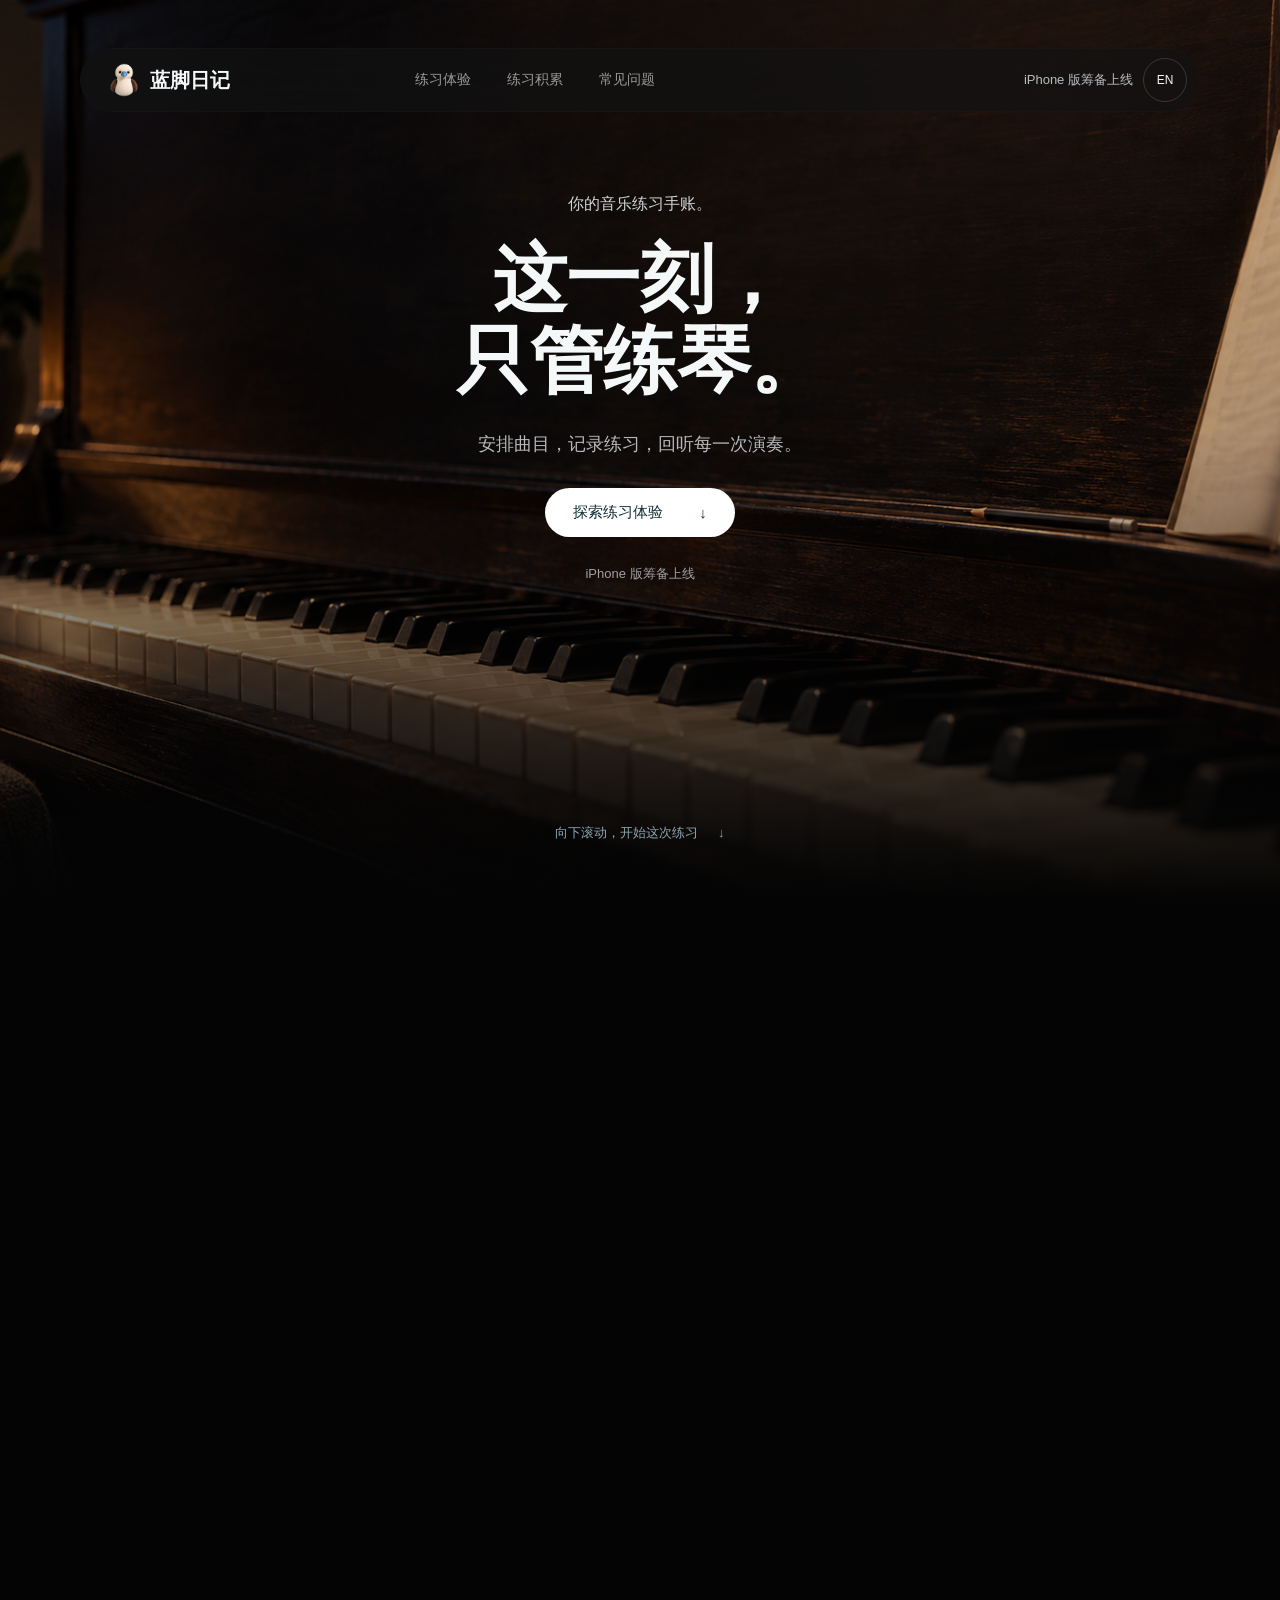
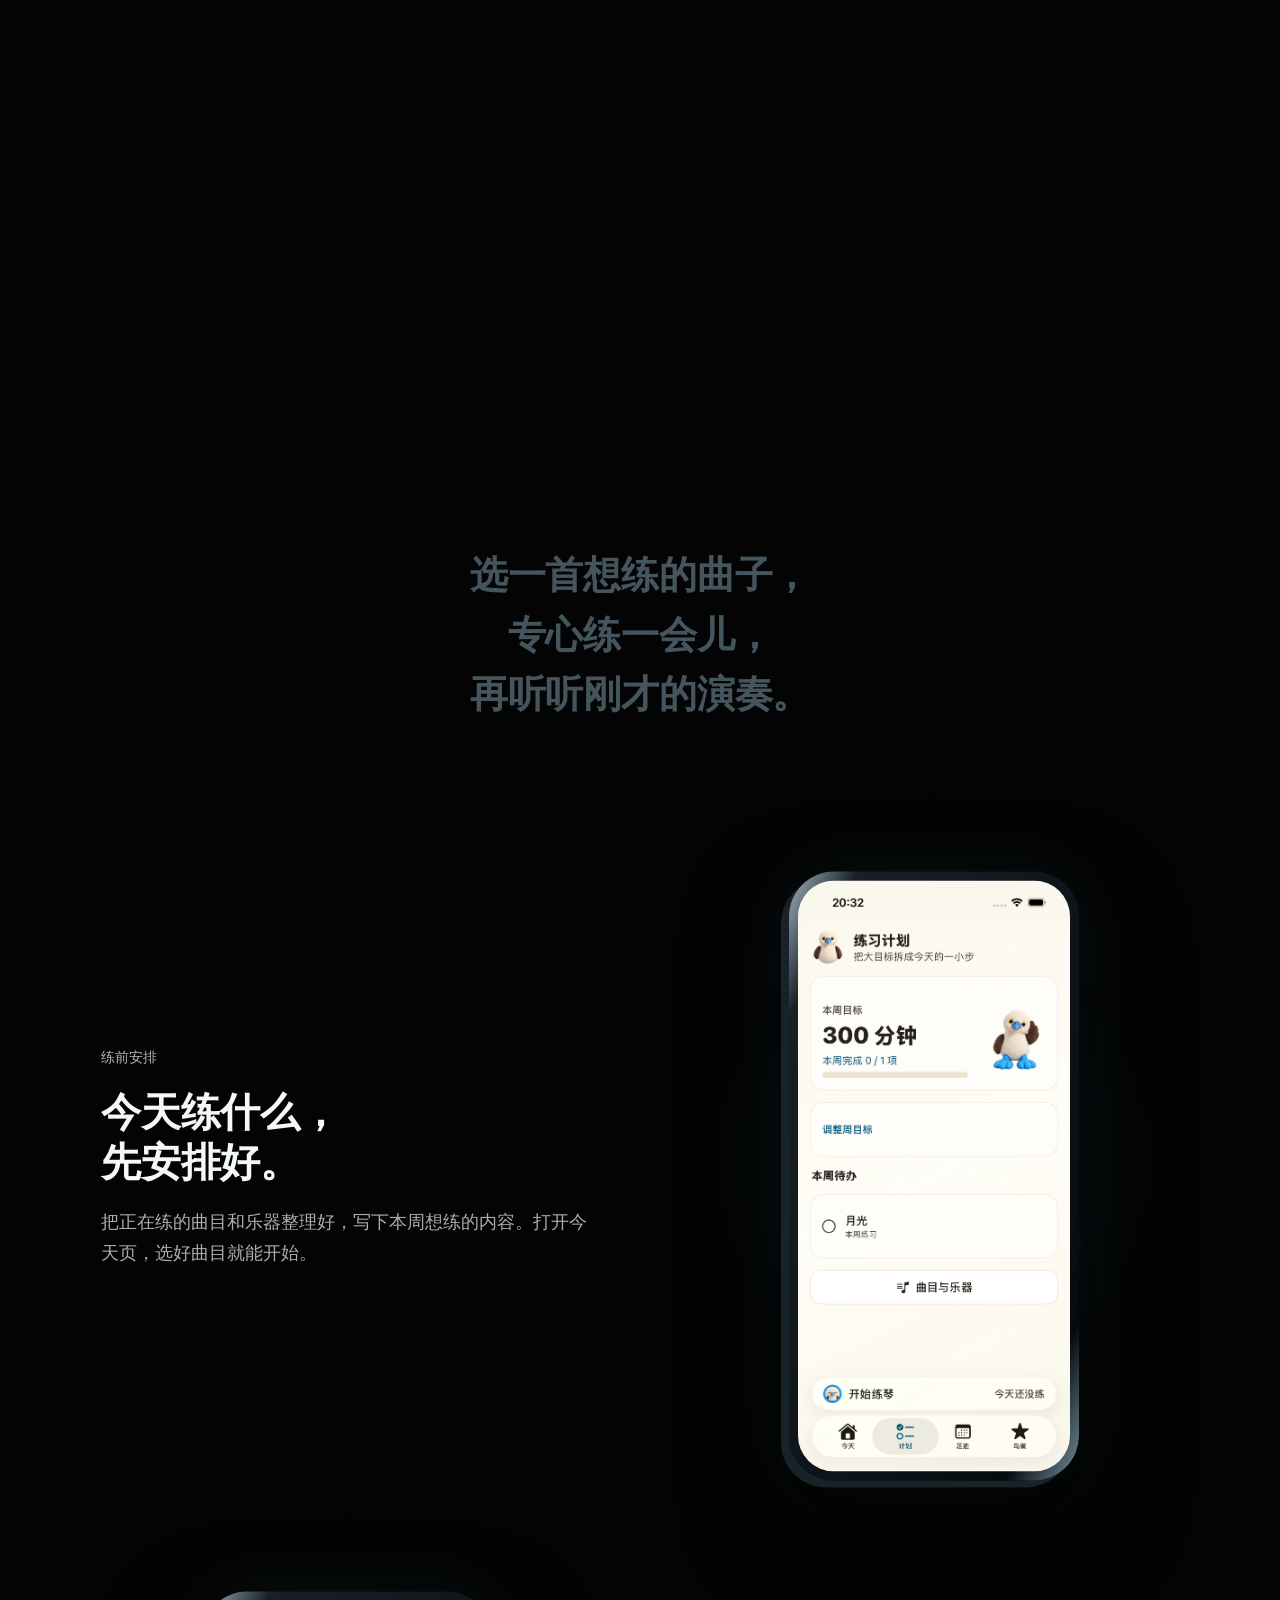
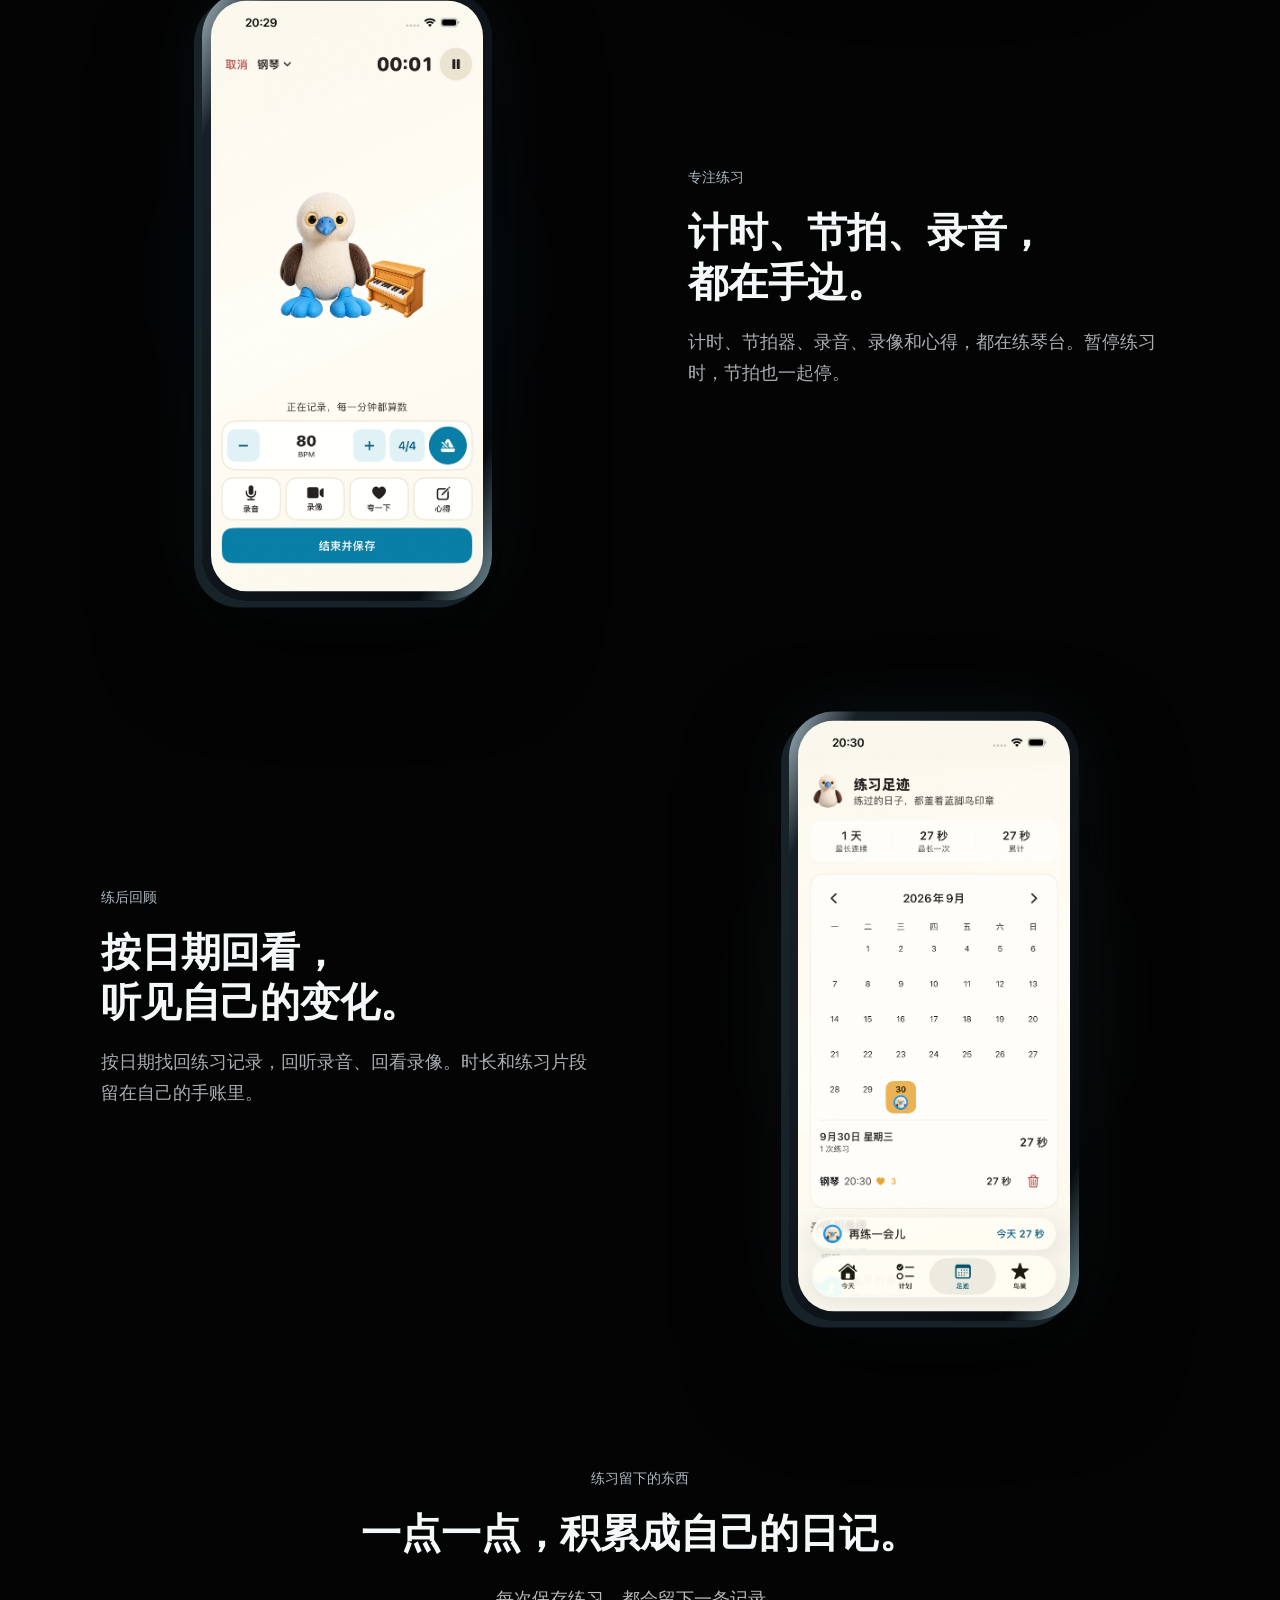
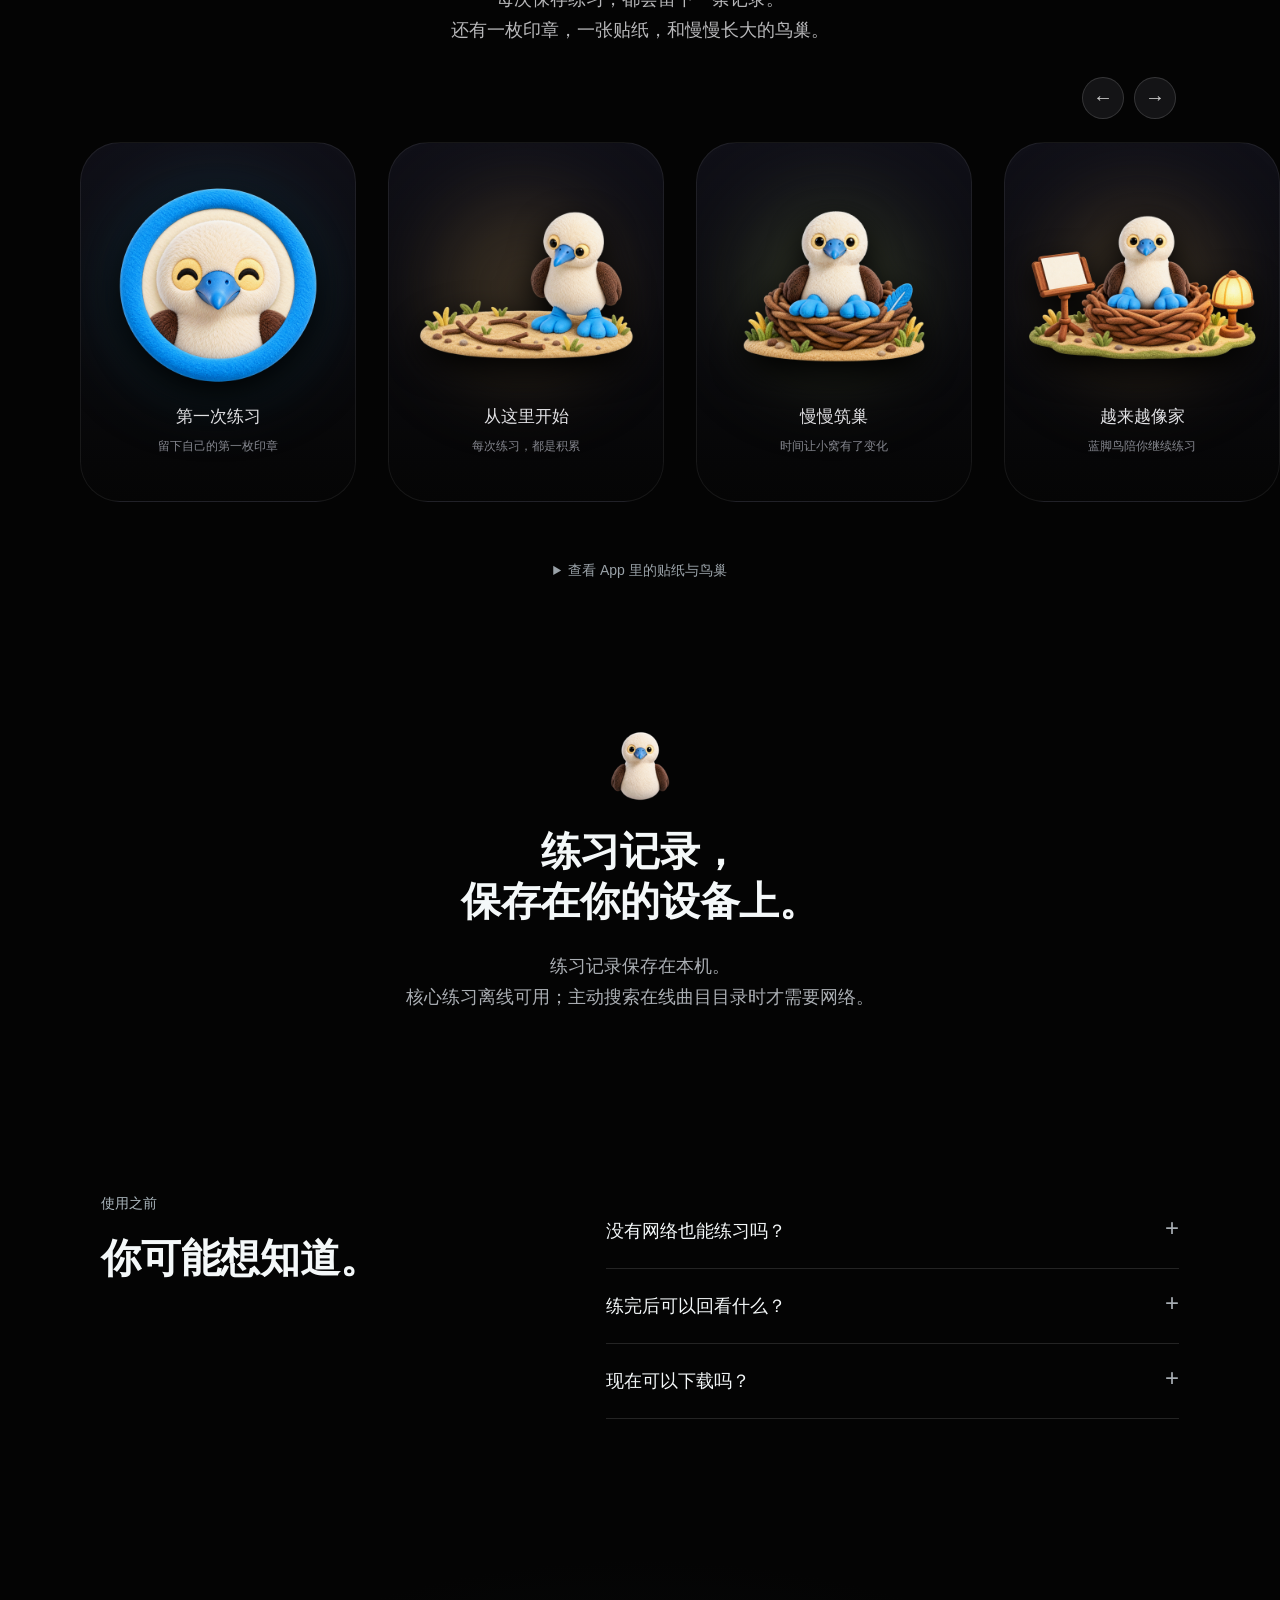
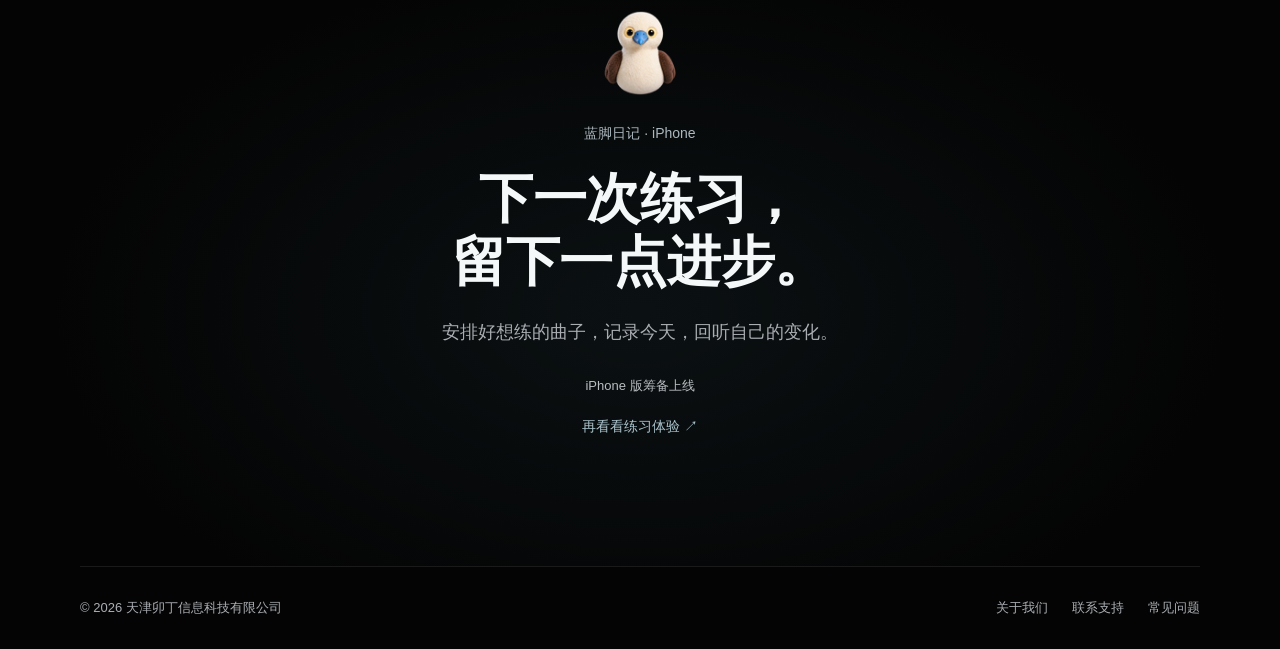
<file: index.html>
<!doctype html>
<html lang="zh-CN"><head>
<meta charset="utf-8"><meta name="viewport" content="width=device-width,initial-scale=1"><meta name="theme-color" content="#040404">
<title>蓝脚日记｜留给练习的时间</title>
<meta name="description" content="为音乐练习者准备的 iPhone 练琴手账。安排曲目、专注练习、回看记录，让每次练习都有迹可循。">
<link rel="stylesheet" href="score.css?v=20261009-editorial-v7"><script defer src="score.js?v=20261009-editorial-v7"></script>
<link rel="stylesheet" href="editorial.css?v=20261009-editorial-v7"></head><body>
<a class="skip" href="#practice">查看练习功能</a>
<header class="nav"><a class="brand" href="#"><img src="assets/bird-avatar-current.png" width="34" height="34" alt="">蓝脚日记</a><nav><a href="#practice">练习体验</a><a href="#collection">练习积累</a><a href="#faq">常见问题</a></nav><span class="release">iPhone 版筹备上线</span><a class="language-switch" href="en.html" lang="en" aria-label="Switch to English">EN</a><details class="mobile-menu"><summary>菜单</summary><nav aria-label="移动导航"><a href="#practice">练习体验</a><a href="#collection">练习积累</a><a href="#faq">常见问题</a></nav></details></header>
<main>
<section class="hero" id="opening"><div class="hero-stage"><div class="sound-space" aria-hidden="true"></div><div class="hero-copy"><p class="product-label">你的音乐练习手账。</p><h1>这一刻，<br>只管练琴。</h1><p class="lead">安排曲目，记录练习，回听每一次演奏。</p><a class="action" href="#practice">探索练习体验 <span>↓</span></a><p class="local-note">iPhone 版筹备上线</p></div><div class="hero-product"><div class="device hero-device"><img src="assets/app-practice-current.webp" alt="真实 App 练琴台：计时、节拍器、录音与录像" width="1206" height="2622"></div><div class="hero-product-copy"><h2>打开练琴台。<br>把时间交给音乐。</h2><p>计时、节拍、录音和心得，随手可用。</p></div></div><div class="scroll-hint">向下滚动，开始这次练习 <span>↓</span></div></div></section>
<section class="bridge"><p><span>选一首想练的曲子，</span><br><span>专心练一会儿，</span><br><span>再听听刚才的演奏。</span></p></section>
<div id="practice" class="chapters">
<section class="chapter plan" data-chapter><div class="chapter-stage"><div class="chapter-copy"><p class="phase">练前安排</p><h2>今天练什么，<br>先安排好。</h2><p class="description">把正在练的曲目和乐器整理好，写下本周想练的内容。打开今天页，选好曲目就能开始。</p><ul class="details"><li>本周曲目与目标</li><li>今天页直接开练</li></ul><div class="chapter-progress" aria-hidden="true"><span>01</span><i><b></b></i><span>03</span></div></div><div class="product-scene"><div class="scene-ring" aria-hidden="true"></div><div class="device chapter-device"><img src="assets/app-plan-current.webp" alt="真实 App 计划页：本周目标与曲目" width="1206" height="2622" loading="lazy"></div><p class="scene-caption">计划页：本周目标与曲目</p></div></div></section><section class="chapter focus" data-chapter><div class="chapter-stage"><div class="chapter-copy"><p class="phase">专注练习</p><h2>计时、节拍、录音，<br>都在手边。</h2><p class="description">计时、节拍器、录音、录像和心得，都在练琴台。暂停练习时，节拍也一起停。</p><ul class="details"><li>计时与节拍器</li><li>录音、录像与心得</li></ul><div class="chapter-progress" aria-hidden="true"><span>02</span><i><b></b></i><span>03</span></div></div><div class="product-scene"><div class="scene-ring" aria-hidden="true"></div><div class="device chapter-device"><img src="assets/app-practice-current.webp" alt="真实 App 练琴台" width="1206" height="2622" loading="lazy"></div><p class="scene-caption">练琴台</p></div></div></section><section class="chapter review" data-chapter><div class="chapter-stage"><div class="chapter-copy"><p class="phase">练后回顾</p><h2>按日期回看，<br>听见自己的变化。</h2><p class="description">按日期找回练习记录，回听录音、回看录像。时长和练习片段留在自己的手账里。</p><ul class="details"><li>按日期回看记录</li><li>回听录音、回看录像</li></ul><div class="chapter-progress" aria-hidden="true"><span>03</span><i><b></b></i><span>03</span></div></div><div class="product-scene"><div class="scene-ring" aria-hidden="true"></div><div class="device chapter-device"><img src="assets/app-footprints-current.webp" alt="真实 App 练习足迹页" width="1206" height="2622" loading="lazy"></div><p class="scene-caption">练习足迹页</p></div></div></section></div>
<section class="collection" id="collection"><div class="collection-intro"><p class="phase">练习留下的东西</p><h2>一点一点，<br>积累成自己的日记。</h2><p>每次保存练习，都会留下一条记录。<br>还有一枚印章，一张贴纸，和慢慢长大的鸟巢。</p></div><div class="reward-controls"><button type="button" data-gallery="-1" aria-label="上一组练习积累">←</button><button type="button" data-gallery="1" aria-label="下一组练习积累">→</button></div><div class="reward-gallery" tabindex="0" aria-label="印章与鸟巢成长展示"><article class="reward-item"><div class="reward-glow"></div><img src="assets/BirdStamp.png" alt="蓝脚日记原始素材：第一次练习" loading="lazy" width="1200" height="900"><h3>第一次练习</h3><p>留下自己的第一枚印章</p></article><article class="reward-item"><div class="reward-glow"></div><img src="assets/NestStage1.png" alt="蓝脚日记原始素材：从这里开始" loading="lazy" width="1200" height="900"><h3>从这里开始</h3><p>每次练习，都是积累</p></article><article class="reward-item"><div class="reward-glow"></div><img src="assets/NestStage2.png" alt="蓝脚日记原始素材：慢慢筑巢" loading="lazy" width="1200" height="900"><h3>慢慢筑巢</h3><p>时间让小窝有了变化</p></article><article class="reward-item"><div class="reward-glow"></div><img src="assets/NestStage3.png" alt="蓝脚日记原始素材：越来越像家" loading="lazy" width="1200" height="900"><h3>越来越像家</h3><p>蓝脚鸟陪你继续练习</p></article><article class="reward-item"><div class="reward-glow"></div><img src="assets/NestStage4.png" alt="蓝脚日记原始素材：自己的练习天地" loading="lazy" width="1200" height="900"><h3>自己的练习天地</h3><p>回看一路留下的足迹</p></article></div><details class="reward-details"><summary>查看 App 里的贴纸与鸟巢</summary><div class="reward-apps"><img src="assets/app-sticker-current.webp" alt="App 贴纸截图" loading="lazy"><img src="assets/app-nest-current.webp" alt="App 鸟巢截图" loading="lazy"></div></details></section>
<section class="privacy"><img src="assets/bird-avatar-current.png" width="72" height="72" alt=""><h2>练习记录，<br>保存在你的设备上。</h2><p>练习记录保存在本机。<br>核心练习离线可用；主动搜索在线曲目目录时才需要网络。</p></section>
<section class="faq" id="faq" aria-labelledby="faq-title">
<div><p class="phase">使用之前</p><h2 id="faq-title">你可能想知道。</h2></div>
<div class="faq-list">
<details><summary>没有网络也能练习吗？</summary><p>核心练习功能离线可用。主动搜索在线曲目目录时需要网络。</p></details>
<details><summary>练完后可以回看什么？</summary><p>可以按日期查看练习记录，回听保存的录音、回看录像，以及写下的练习心得。</p></details>
<details><summary>现在可以下载吗？</summary><p>iPhone 版正在筹备上线。正式上线后，这里会提供 App Store 下载入口。</p></details>
</div></section>
<section class="closing" aria-labelledby="closing-title"><img src="assets/bird-avatar-current.png" alt="" width="88" height="88"><p class="phase">蓝脚日记 · iPhone</p><h2 id="closing-title">下一次练习，<br>留下一点进步。</h2><p>安排好想练的曲子，记录今天，回听自己的变化。</p><span class="launch-status">iPhone 版筹备上线</span><a class="closing-link" href="#practice">再看看练习体验 ↗</a></section>
</main><footer class="site-footer"><span>© 2026 天津卯丁信息科技有限公司</span><nav aria-label="页脚导航"><a href="about.html">关于我们</a><a href="about.html#contact">联系支持</a><a href="#faq">常见问题</a></nav></footer>
</body></html>
</file>
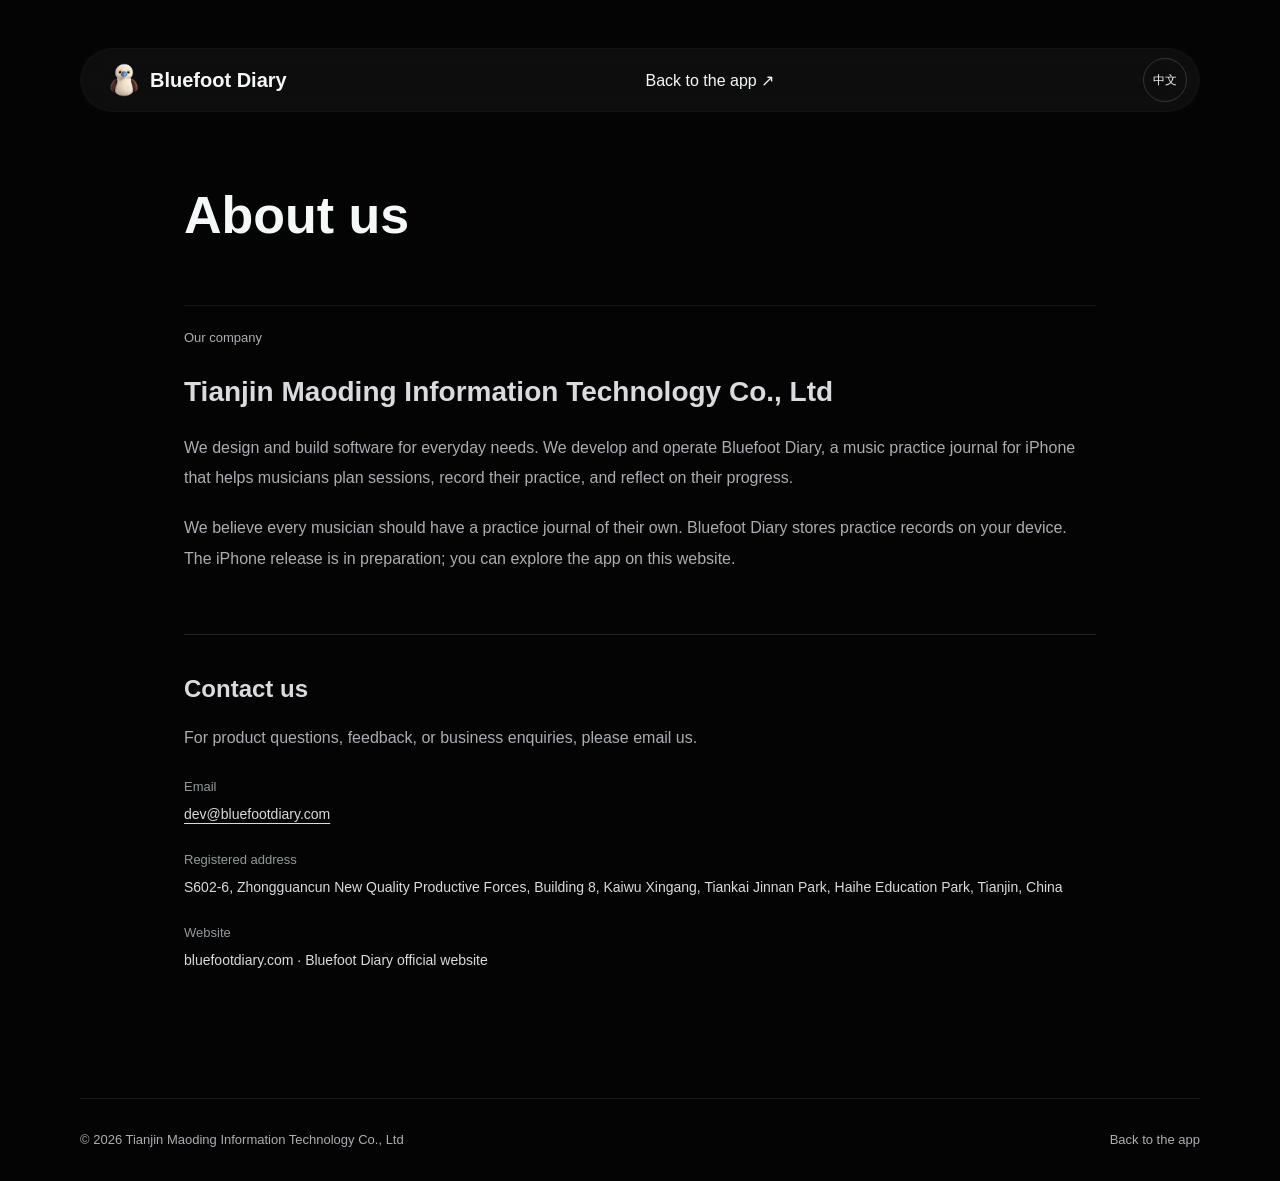
<file: about-en.html>
<!doctype html><html lang="en"><head><meta charset="utf-8"><meta name="viewport" content="width=device-width,initial-scale=1"><meta name="theme-color" content="#040404"><title>About us | Bluefoot Diary</title><link rel="stylesheet" href="score.css?v=20261009-editorial-v7"><link rel="stylesheet" href="editorial.css?v=20261009-editorial-v7"></head><body class="about-page"><header class="nav"><a class="brand" href="en.html"><img src="assets/bird-avatar-current.png" width="34" height="34" alt="">Bluefoot Diary</a><a href="en.html">Back to the app ↗</a><a class="language-switch" href="about.html" lang="zh-CN" aria-label="切换到中文">中文</a></header><main class="about-main"><h1>About us</h1>    <section class="company-section wrap" id="company" aria-labelledby="company-title">
      <div class="company-intro">
        <p class="eyebrow">Our company</p>
        <h2 id="company-title">Tianjin Maoding Information Technology Co., Ltd</h2>
        <p class="company-english" lang="en">Tianjin Maoding Information Technology Co., Ltd</p>
        <p>We design and build software for everyday needs. We develop and operate Bluefoot Diary, a music practice journal for iPhone that helps musicians plan sessions, record their practice, and reflect on their progress.</p>
        <p>We believe every musician should have a practice journal of their own. Bluefoot Diary stores practice records on your device. The iPhone release is in preparation; you can explore the app on this website.</p>
      </div>
      <div class="company-contact" id="contact" aria-labelledby="contact-title">
        <h3 id="contact-title">Contact us</h3>
        <p>For product questions, feedback, or business enquiries, please email us.</p>
        <dl>
          <div><dt>Email</dt><dd><a href="mailto:dev@bluefootdiary.com">dev@bluefootdiary.com</a></dd></div>
          <div><dt>Registered address</dt><dd><address>S602-6, Zhongguancun New Quality Productive Forces, Building 8, Kaiwu Xingang, Tiankai Jinnan Park, Haihe Education Park, Tianjin, China</address></dd></div>
          <div><dt>Website</dt><dd>bluefootdiary.com · Bluefoot Diary official website</dd></div>
        </dl>
      </div>
    </section>

</main><footer class="site-footer"><span>© 2026 Tianjin Maoding Information Technology Co., Ltd</span><a href="en.html">Back to the app</a></footer></body></html>
</file>
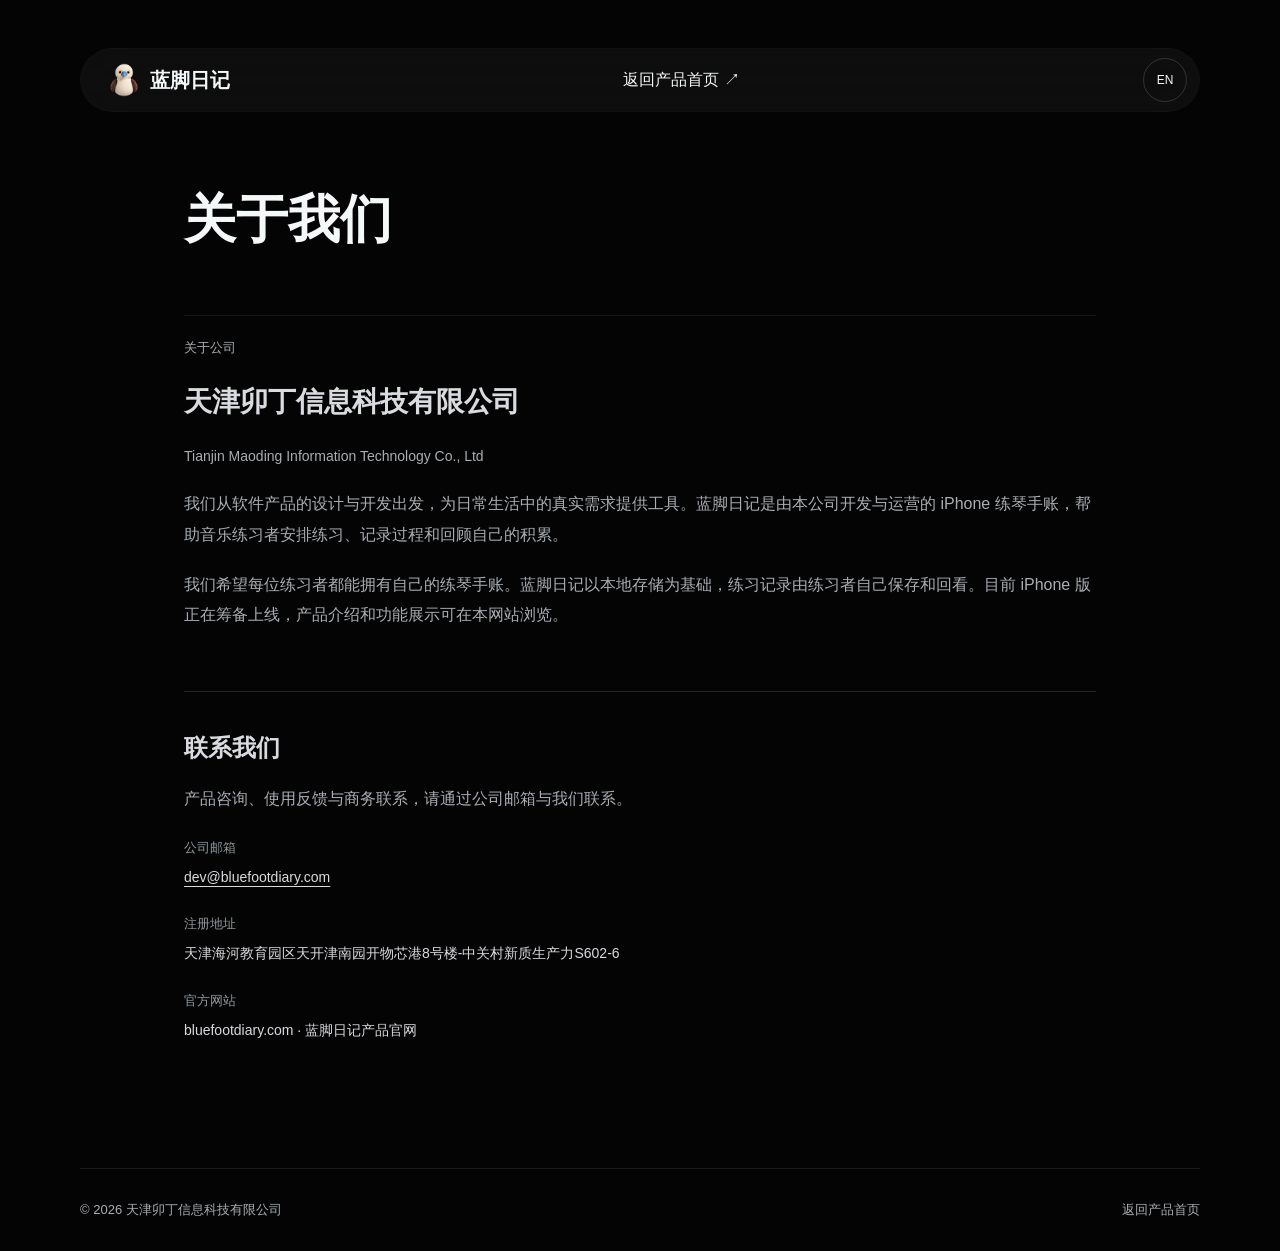
<file: about.html>
<!doctype html><html lang="zh-CN"><head><meta charset="utf-8"><meta name="viewport" content="width=device-width,initial-scale=1"><meta name="theme-color" content="#040404"><title>关于我们｜蓝脚日记</title><link rel="stylesheet" href="score.css?v=20261009-editorial-v7"><link rel="stylesheet" href="editorial.css?v=20261009-editorial-v7"></head><body class="about-page"><header class="nav"><a class="brand" href="index.html"><img src="assets/bird-avatar-current.png" width="34" height="34" alt="">蓝脚日记</a><a href="index.html">返回产品首页 ↗</a><a class="language-switch" href="about-en.html" lang="en" aria-label="Switch to English">EN</a></header><main class="about-main"><h1>关于我们</h1>    <section class="company-section wrap" id="company" aria-labelledby="company-title">
      <div class="company-intro">
        <p class="eyebrow">关于公司</p>
        <h2 id="company-title">天津卯丁信息科技有限公司</h2>
        <p class="company-english" lang="en">Tianjin Maoding Information Technology Co., Ltd</p>
        <p>我们从软件产品的设计与开发出发，为日常生活中的真实需求提供工具。蓝脚日记是由本公司开发与运营的 iPhone 练琴手账，帮助音乐练习者安排练习、记录过程和回顾自己的积累。</p>
        <p>我们希望每位练习者都能拥有自己的练琴手账。蓝脚日记以本地存储为基础，练习记录由练习者自己保存和回看。目前 iPhone 版正在筹备上线，产品介绍和功能展示可在本网站浏览。</p>
      </div>
      <div class="company-contact" id="contact" aria-labelledby="contact-title">
        <h3 id="contact-title">联系我们</h3>
        <p>产品咨询、使用反馈与商务联系，请通过公司邮箱与我们联系。</p>
        <dl>
          <div><dt>公司邮箱</dt><dd><a href="mailto:dev@bluefootdiary.com">dev@bluefootdiary.com</a></dd></div>
          <div><dt>注册地址</dt><dd><address>天津海河教育园区天开津南园开物芯港8号楼-中关村新质生产力S602-6</address></dd></div>
          <div><dt>官方网站</dt><dd>bluefootdiary.com · 蓝脚日记产品官网</dd></div>
        </dl>
      </div>
    </section>

</main><footer class="site-footer"><span>© 2026 天津卯丁信息科技有限公司</span><a href="index.html">返回产品首页</a></footer></body></html>
</file>
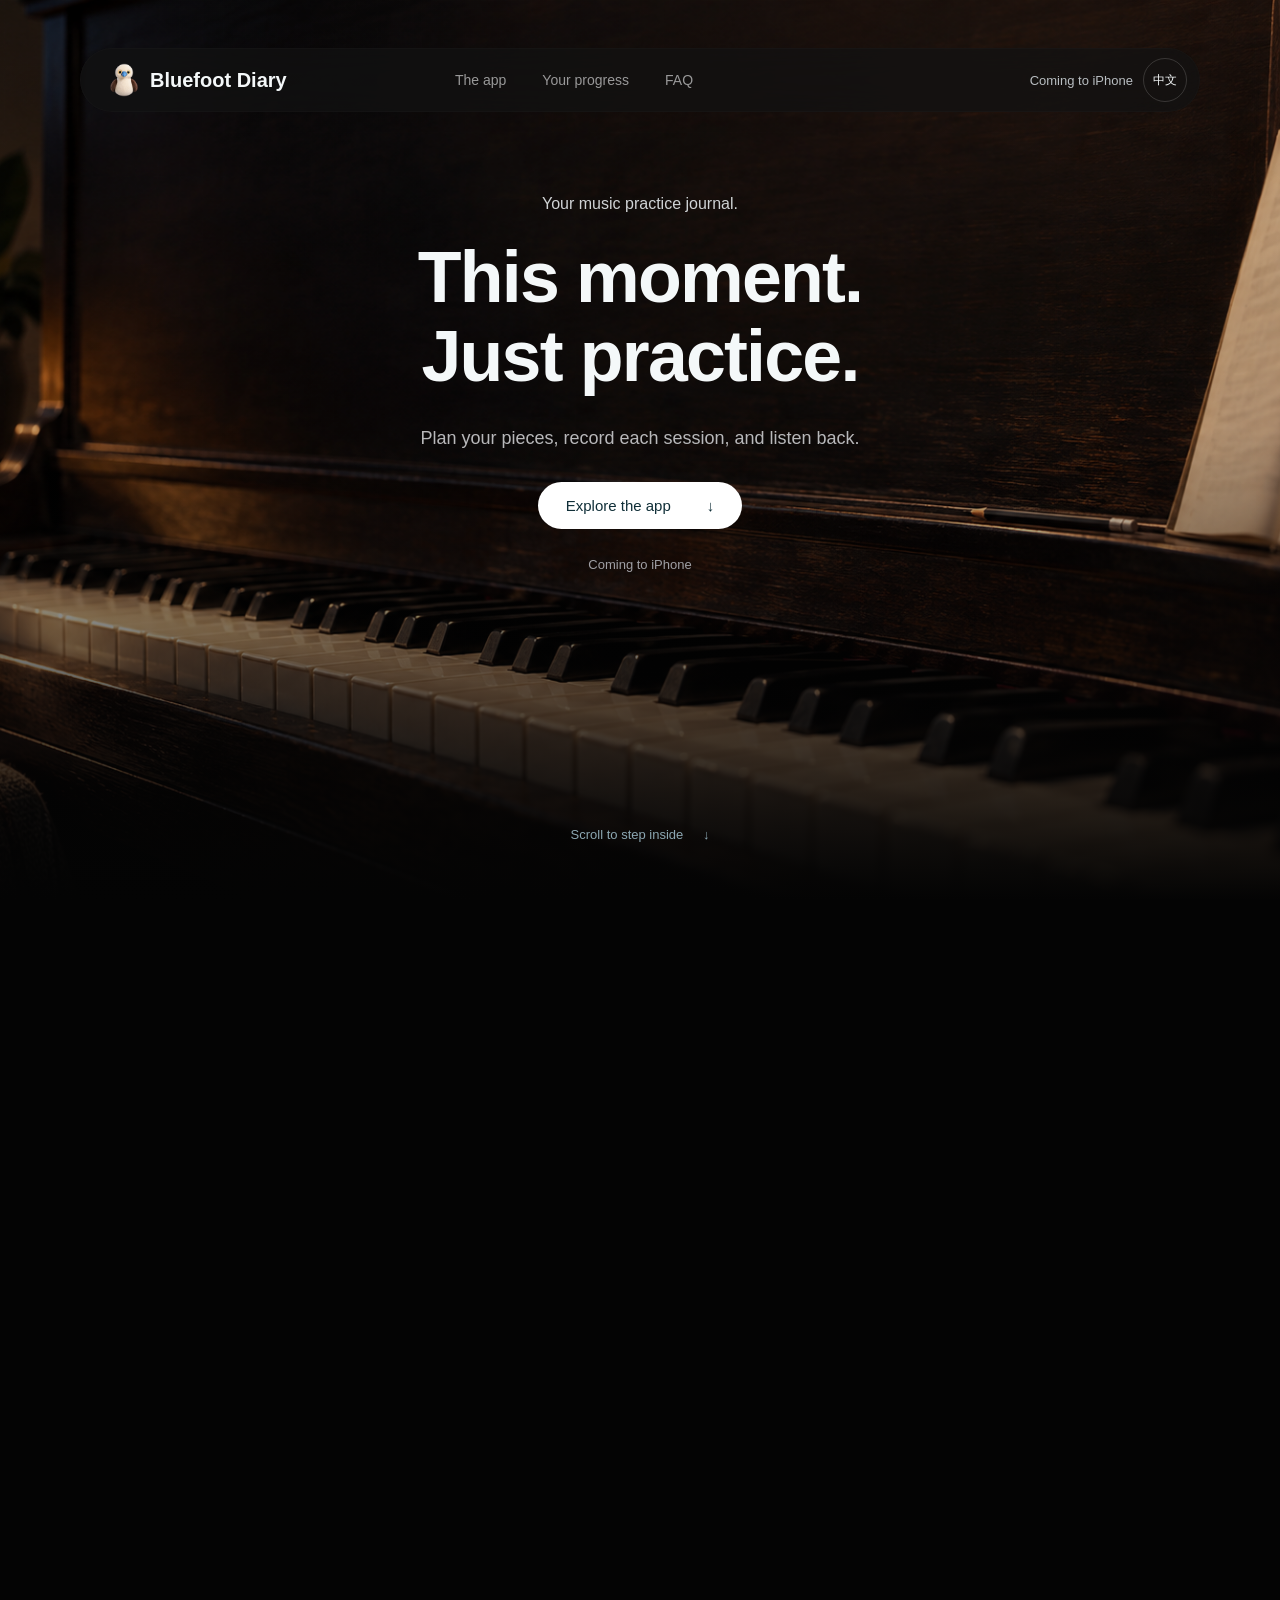
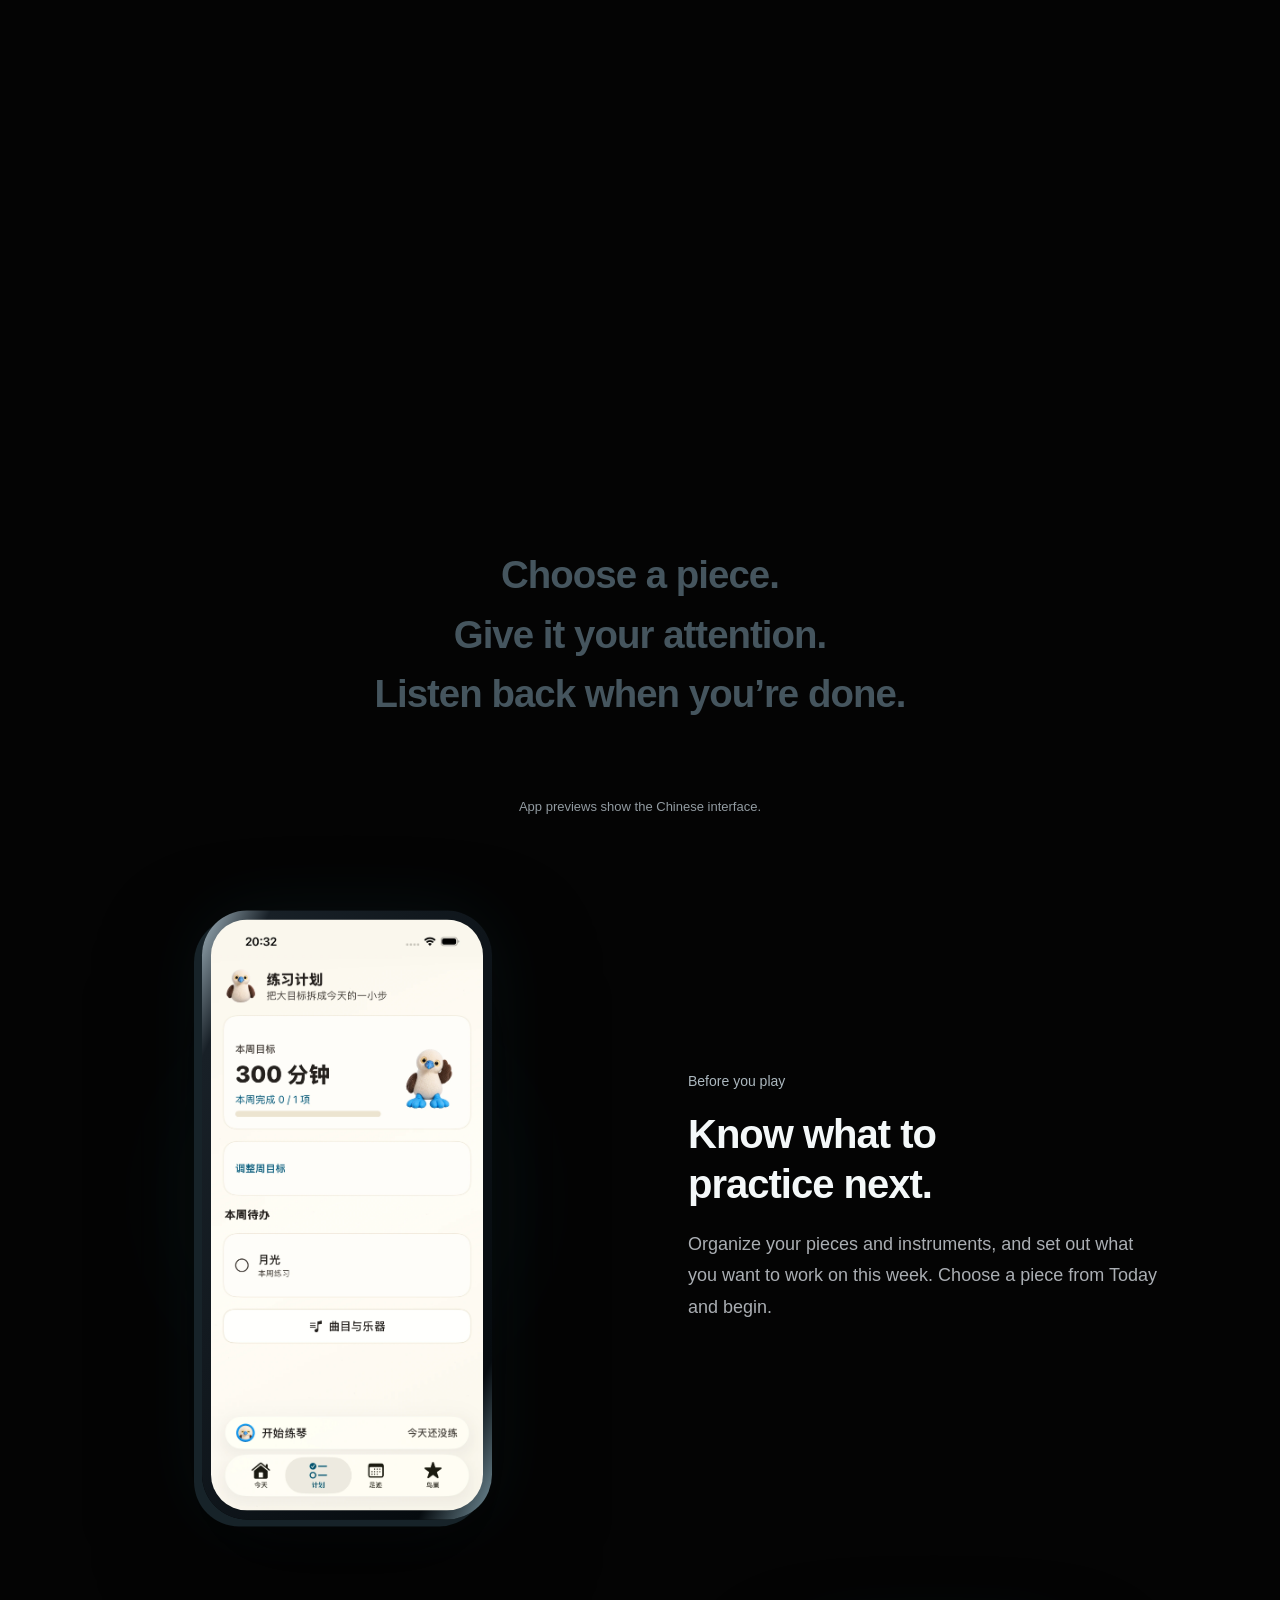
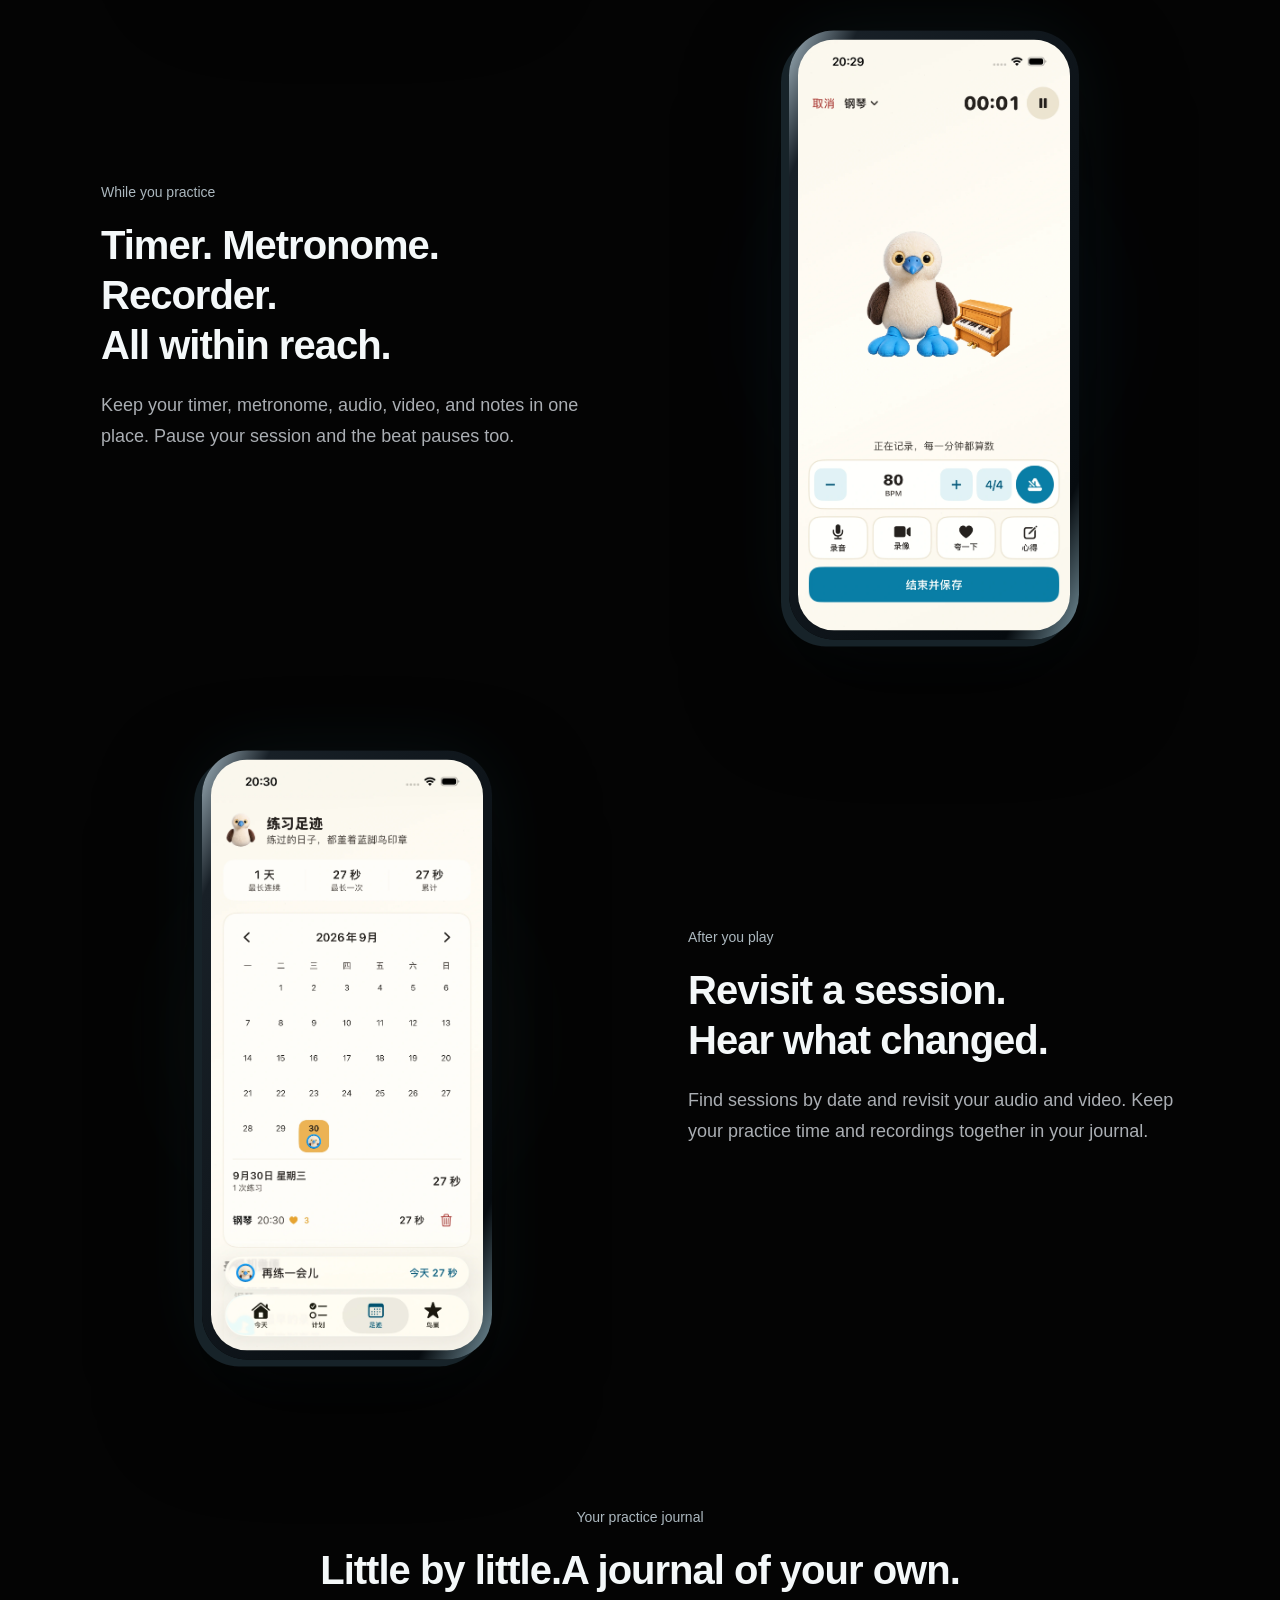
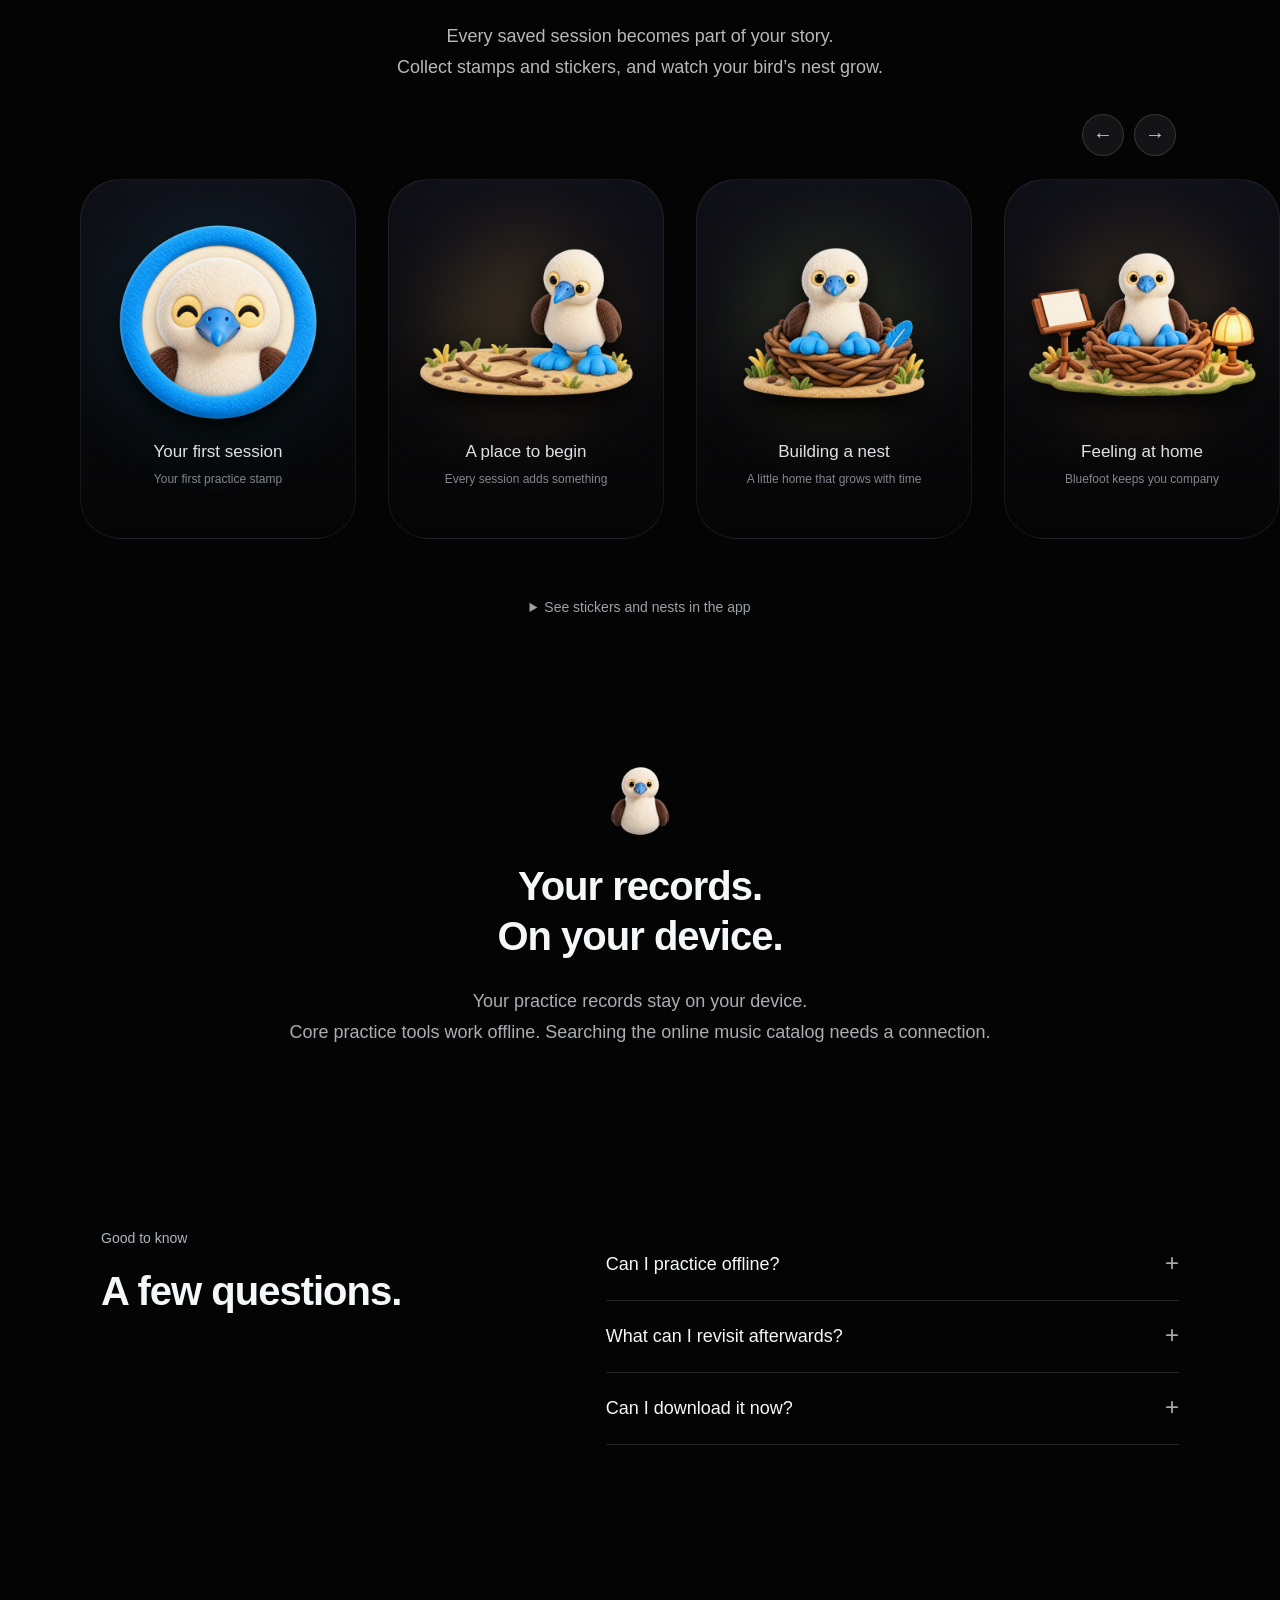
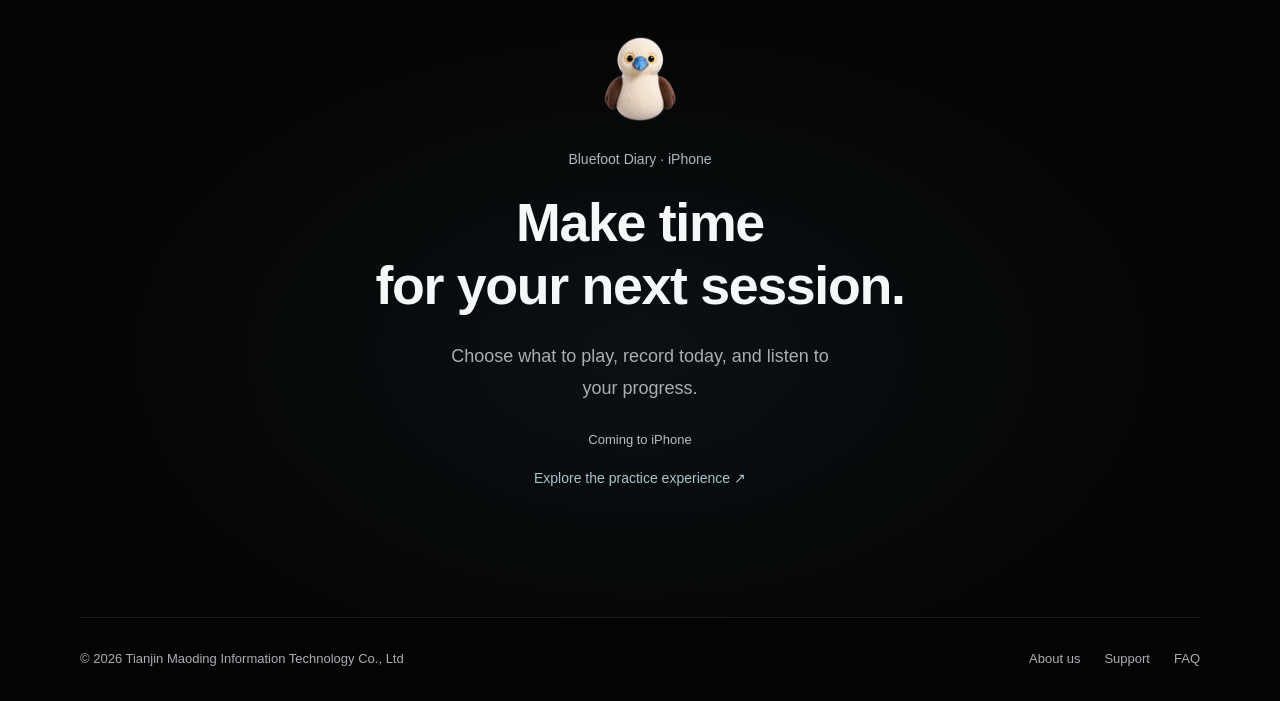
<file: en.html>
<!doctype html>
<html lang="en"><head>
<meta charset="utf-8"><meta name="viewport" content="width=device-width,initial-scale=1"><meta name="theme-color" content="#040404">
<title>Bluefoot Diary | Make time for practice</title>
<meta name="description" content="Your music practice journal for iPhone. Plan your repertoire, focus on practice, and revisit each session.">
<link rel="stylesheet" href="score.css?v=20261009-editorial-v7"><script defer src="score.js?v=20261009-editorial-v7"></script>
<link rel="stylesheet" href="editorial.css?v=20261009-editorial-v7"></head><body>
<a class="skip" href="#practice">Explore practice features</a>
<header class="nav"><a class="brand" href="#"><img src="assets/bird-avatar-current.png" width="34" height="34" alt="">Bluefoot Diary</a><nav><a href="#practice">The app</a><a href="#collection">Your progress</a><a href="#faq">FAQ</a></nav><span class="release">Coming to iPhone</span><a class="language-switch" href="index.html" lang="zh-CN" aria-label="切换到中文">中文</a><details class="mobile-menu"><summary>Menu</summary><nav aria-label="Mobile navigation"><a href="#practice">The app</a><a href="#collection">Your progress</a><a href="#faq">FAQ</a></nav></details></header>
<main>
<section class="hero" id="opening"><div class="hero-stage"><div class="sound-space" aria-hidden="true"></div><div class="hero-copy"><p class="product-label">Your music practice journal.</p><h1>This moment.<br>Just practice.</h1><p class="lead">Plan your pieces, record each session, and listen back.</p><a class="action" href="#practice">Explore the app <span>↓</span></a><p class="local-note">Coming to iPhone</p></div><div class="hero-product"><div class="device hero-device"><img src="assets/app-practice-current.webp" alt="Actual app screenshot: timer, metronome, audio and video recording (Chinese interface)" width="1206" height="2622"></div><div class="hero-product-copy"><h2>Start a session.<br>Make room for music.</h2><p>Your timer, metronome, recordings, and notes, all within reach.</p></div></div><div class="scroll-hint">Scroll to step inside <span>↓</span></div></div></section>
<section class="bridge"><p><span>Choose a piece.</span><br><span>Give it your attention.</span><br><span>Listen back when you’re done.</span></p></section>
<div id="practice" class="chapters"><p class="screenshot-note">App previews show the Chinese interface.</p>
<section class="chapter plan" data-chapter><div class="chapter-stage"><div class="chapter-copy"><p class="phase">Before you play</p><h2>Know what to<br>practice next.</h2><p class="description">Organize your pieces and instruments, and set out what you want to work on this week. Choose a piece from Today and begin.</p><ul class="details"><li>Weekly pieces and goals</li><li>Start from Today</li></ul><div class="chapter-progress" aria-hidden="true"><span>01</span><i><b></b></i><span>03</span></div></div><div class="product-scene"><div class="scene-ring" aria-hidden="true"></div><div class="device chapter-device"><img src="assets/app-plan-current.webp" alt="Actual app screenshot: weekly goals and pieces (Chinese interface)" width="1206" height="2622" loading="lazy"></div><p class="scene-caption">Plan: weekly goals and pieces</p></div></div></section><section class="chapter focus" data-chapter><div class="chapter-stage"><div class="chapter-copy"><p class="phase">While you practice</p><h2>Timer. Metronome. Recorder.<br>All within reach.</h2><p class="description">Keep your timer, metronome, audio, video, and notes in one place. Pause your session and the beat pauses too.</p><ul class="details"><li>Timer and metronome</li><li>Audio, video, and notes</li></ul><div class="chapter-progress" aria-hidden="true"><span>02</span><i><b></b></i><span>03</span></div></div><div class="product-scene"><div class="scene-ring" aria-hidden="true"></div><div class="device chapter-device"><img src="assets/app-practice-current.webp" alt="Actual practice screen (Chinese interface)" width="1206" height="2622" loading="lazy"></div><p class="scene-caption">Practice session</p></div></div></section><section class="chapter review" data-chapter><div class="chapter-stage"><div class="chapter-copy"><p class="phase">After you play</p><h2>Revisit a session.<br>Hear what changed.</h2><p class="description">Find sessions by date and revisit your audio and video. Keep your practice time and recordings together in your journal.</p><ul class="details"><li>Browse sessions by date</li><li>Replay audio and video</li></ul><div class="chapter-progress" aria-hidden="true"><span>03</span><i><b></b></i><span>03</span></div></div><div class="product-scene"><div class="scene-ring" aria-hidden="true"></div><div class="device chapter-device"><img src="assets/app-footprints-current.webp" alt="Actual practice history screen (Chinese interface)" width="1206" height="2622" loading="lazy"></div><p class="scene-caption">Practice history</p></div></div></section></div>
<section class="collection" id="collection"><div class="collection-intro"><p class="phase">Your practice journal</p><h2>Little by little.<br>A journal of your own.</h2><p>Every saved session becomes part of your story.<br>Collect stamps and stickers, and watch your bird’s nest grow.</p></div><div class="reward-controls"><button type="button" data-gallery="-1" aria-label="Previous collection items">←</button><button type="button" data-gallery="1" aria-label="Next collection items">→</button></div><div class="reward-gallery" tabindex="0" aria-label="Practice stamps and nest growth gallery"><article class="reward-item"><div class="reward-glow"></div><img src="assets/BirdStamp.png" alt="Bluefoot Diary artwork:Your first session" loading="lazy" width="1200" height="900"><h3>Your first session</h3><p>Your first practice stamp</p></article><article class="reward-item"><div class="reward-glow"></div><img src="assets/NestStage1.png" alt="Bluefoot Diary artwork:A place to begin" loading="lazy" width="1200" height="900"><h3>A place to begin</h3><p>Every session adds something</p></article><article class="reward-item"><div class="reward-glow"></div><img src="assets/NestStage2.png" alt="Bluefoot Diary artwork:Building a nest" loading="lazy" width="1200" height="900"><h3>Building a nest</h3><p>A little home that grows with time</p></article><article class="reward-item"><div class="reward-glow"></div><img src="assets/NestStage3.png" alt="Bluefoot Diary artwork:Feeling at home" loading="lazy" width="1200" height="900"><h3>Feeling at home</h3><p>Bluefoot keeps you company</p></article><article class="reward-item"><div class="reward-glow"></div><img src="assets/NestStage4.png" alt="Bluefoot Diary artwork:Your practice corner" loading="lazy" width="1200" height="900"><h3>Your practice corner</h3><p>Look back on how far you’ve come</p></article></div><details class="reward-details"><summary>See stickers and nests in the app</summary><div class="reward-apps"><img src="assets/app-sticker-current.webp" alt="App sticker screenshot (Chinese interface)" loading="lazy"><img src="assets/app-nest-current.webp" alt="App nest screenshot (Chinese interface)" loading="lazy"></div></details></section>
<section class="privacy"><img src="assets/bird-avatar-current.png" width="72" height="72" alt=""><h2>Your records.<br>On your device.</h2><p>Your practice records stay on your device.<br>Core practice tools work offline. Searching the online music catalog needs a connection.</p></section>
<section class="faq" id="faq" aria-labelledby="faq-title">
<div><p class="phase">Good to know</p><h2 id="faq-title">A few questions.</h2></div>
<div class="faq-list">
<details><summary>Can I practice offline?</summary><p>Yes. Core practice features work offline. You only need a connection to search the online music catalog.</p></details>
<details><summary>What can I revisit afterwards?</summary><p>Browse sessions by date, replay saved audio and video, and read your practice notes.</p></details>
<details><summary>Can I download it now?</summary><p>We’re preparing the iPhone release. An App Store link will be available here when it launches.</p></details>
</div></section>
<section class="closing" aria-labelledby="closing-title"><img src="assets/bird-avatar-current.png" alt="" width="88" height="88"><p class="phase">Bluefoot Diary · iPhone</p><h2 id="closing-title">Make time<br>for your next session.</h2><p>Choose what to play, record today, and listen to your progress.</p><span class="launch-status">Coming to iPhone</span><a class="closing-link" href="#practice">Explore the practice experience ↗</a></section>
</main><footer class="site-footer"><span>© 2026 Tianjin Maoding Information Technology Co., Ltd</span><nav aria-label="Footer navigation"><a href="about-en.html">About us</a><a href="about-en.html#contact">Support</a><a href="#faq">FAQ</a></nav></footer>
</body></html>
</file>
<file: score.css>
:root{font-family:-apple-system,BlinkMacSystemFont,"PingFang SC",sans-serif;color:#f4f8f9;background:#050a0c;--blue:#70d9ed;--muted:#9dafb6;--p:0}*{box-sizing:border-box}body{margin:0}html{scroll-behavior:smooth;scroll-padding-top:110px}a{color:inherit;text-decoration:none}img{max-width:100%;height:auto;display:block}h1,h2,h3,p{margin:0}a:focus-visible{outline:2px solid #70d9ed;outline-offset:6px}.skip{position:fixed;top:-100px;left:20px;z-index:100;background:#fff;color:#000;padding:12px}.skip:focus{top:20px}.nav{position:fixed;top:24px;left:4%;width:92%;z-index:30;height:64px;display:flex;align-items:center;justify-content:space-between;padding:10px 12px 10px 26px;border-radius:50px;background:#162025b8;backdrop-filter:blur(22px);border:1px solid #ffffff0c}.brand{display:flex;gap:9px;align-items:center;font-size:20px;font-weight:650}.nav nav{display:flex;gap:36px;font-size:14px;color:#becbd0}.release{font-size:12px;background:#eef9fc;color:#163e49;border-radius:40px;padding:14px 20px}.hero{position:relative;min-height:900px}.hero-stage{position:relative;min-height:900px;overflow:hidden;display:grid;place-items:center}.hero-copy{position:relative;z-index:2;text-align:center;padding:140px 24px 140px}.intro{color:#a8c0c8;font-size:15px;margin-bottom:24px}.hero h1{font-size:clamp(64px,8vw,120px);font-weight:650;line-height:1.12;letter-spacing:-.055em}.lead{font-size:19px;color:#bdcbd1;line-height:1.85;margin:30px auto 0}.action{display:inline-flex;gap:36px;align-items:center;padding:18px 28px;background:#f1f9fa;color:#102f38;border-radius:40px;font-size:15px;margin-top:34px}.local-note{font-size:12px;color:#829aa4;margin-top:23px}.sound-space{position:absolute;inset:0;overflow:hidden;background:radial-gradient(ellipse at 50% 32%,#134356 0%,#08181f 32%,#050a0c 70%)}.light{position:absolute;width:24%;height:90%;top:-20%;left:38%;background:linear-gradient(#87e8ff28,transparent);filter:blur(50px);transform:rotate(-15deg)}.strings{position:absolute;inset:-40% -20%;transform:perspective(1000px) rotateX(48deg) rotateZ(-25deg);display:flex;justify-content:space-around;opacity:.35;mask-image:linear-gradient(transparent,#000,transparent)}.strings i{width:1px;height:100%;background:linear-gradient(transparent,#79c6dc55,#c3edff,transparent);box-shadow:0 0 10px #65d7fd4f}.hero-product{position:relative;z-index:3;display:flex;align-items:center;justify-content:center;gap:100px;padding:80px 24px}.hero-product-copy h2{font-size:clamp(30px,4vw,58px);line-height:1.3;font-weight:600;letter-spacing:-.04em}.hero-product-copy p{color:var(--muted);font-size:17px;margin-top:24px}.device{width:280px;background:linear-gradient(115deg,#a3b6c0,#182027 12%,#060b0f 87%,#74909b);padding:9px;border-radius:45px;box-shadow:-8px 7px 0 #172329,0 45px 100px #0009,0 0 80px #68d5ec12;flex-shrink:0}.device img{width:100%;border-radius:36px}.scroll-hint{position:absolute;bottom:34px;text-align:center;font-size:12px;color:#8ca7b2;z-index:4}.scroll-hint span{margin-left:16px}.motion .hero{height:230svh;min-height:0}.motion .hero-stage{position:sticky;top:0;height:100svh;min-height:600px}.motion .hero-copy{opacity:var(--title-opacity,1);transform:translateY(var(--title-y,0px)) scale(var(--title-scale,1));will-change:transform,opacity}.motion .hero-product{position:absolute;inset:0;opacity:var(--product-opacity,0);transform:translateY(var(--product-y,400px)) scale(var(--product-scale,.8));pointer-events:none;will-change:transform,opacity}.motion .hero-device{transform:perspective(1100px) rotateY(var(--phone-rotation,-20deg)) rotateZ(var(--phone-tilt,-8deg))}.motion .sound-space{transform:scale(var(--space-scale,1));opacity:var(--space-opacity,1)}.motion .scroll-hint{opacity:var(--title-opacity,1)}.bridge{padding:180px 24px;text-align:center;max-width:1200px;margin:auto}.bridge p{font-size:clamp(28px,4.5vw,62px);line-height:1.55;font-weight:600;letter-spacing:-.025em}.bridge span{color:#d8e2e6}.motion .bridge span{color:var(--line-color,#3d4b52);transition:color .25s}.chapters{max-width:1300px;margin:auto;padding:0 5%}.chapter{--p:.5;position:relative}.chapter-stage{min-height:780px;padding:85px 4%;display:grid;grid-template-columns:1fr 1fr;align-items:center;gap:12%;overflow:clip}.chapter:nth-child(odd) .chapter-copy{order:2}.chapter-copy{position:relative;z-index:2}.phase{display:inline-block;border:1px solid #748c9545;border-radius:30px;padding:8px 15px;font-size:14px;color:#b5cbd4;margin-bottom:24px;background:#ffffff04}.chapter h2,.collection h2{font-size:clamp(34px,4.2vw,58px);line-height:1.2;letter-spacing:-.04em;font-weight:600}.description{font-size:18px;line-height:1.85;color:var(--muted);margin-top:25px}.details{display:flex;flex-wrap:wrap;gap:12px 22px;list-style:none;padding:0;margin:25px 0 0;color:#b6d4de;font-size:13px}.details li:before{content:'·';margin-right:8px;color:var(--blue)}.chapter-progress{display:none}.product-scene{position:relative;display:flex;justify-content:center;align-items:center;min-height:620px;perspective:1200px}.scene-ring{position:absolute;width:450px;height:450px;background:radial-gradient(ellipse,#408d9a35,transparent 65%);filter:blur(15px)}.focus .scene-ring{background:radial-gradient(ellipse,#285d983d,transparent 65%)}.review .scene-ring{background:radial-gradient(ellipse,#70867e35,transparent 65%)}.chapter-device{width:270px;transform:rotate(-10deg) rotateY(15deg);transition:filter .3s}.focus .chapter-device{transform:rotate(10deg) rotateY(-15deg)}.motion .chapter-device{transform:translateY(calc((.5 - var(--p))*110px)) rotate(calc(-12deg + var(--p)*12deg)) rotateY(calc(20deg - var(--p)*20deg))}.motion .focus .chapter-device{transform:translateY(calc((.5 - var(--p))*110px)) rotate(calc(12deg - var(--p)*12deg)) rotateY(calc(-20deg + var(--p)*20deg))}.scene-caption{position:absolute;bottom:-20px;font-size:12px;color:#8298a1}.collection{padding:150px 7%;max-width:1200px;margin:auto}.collection-intro{text-align:center}.collection-intro>p:last-child{font-size:18px;line-height:1.9;color:var(--muted);margin-top:26px}.collection-grid{display:grid;grid-template-columns:1fr 1fr;gap:70px;margin-top:70px}.collection-image{display:flex;justify-content:center;padding:35px 20px;background:radial-gradient(ellipse,#203b4659,transparent 70%)}.collection-image img{width:220px;border-radius:30px;box-shadow:0 35px 70px #0008}.collection-grid h3{font-size:24px;font-weight:550;margin:28px 0 14px}.collection-grid article>p{font-size:16px;line-height:1.8;color:var(--muted)}.privacy{text-align:center;padding:90px 24px 120px;border-top:1px solid #ffffff10}.privacy>img{margin:0 auto 24px}.privacy h2{font-size:42px;line-height:1.3}.privacy p{color:var(--muted);line-height:1.9;margin-top:25px;font-size:16px}.company-section{padding:70px 5%;display:grid;grid-template-columns:1.3fr 1fr;gap:80px;max-width:1200px;margin:auto;border-top:1px solid #ffffff12}.eyebrow{font-size:13px;color:var(--blue);margin-bottom:15px}.company-section h2{font-size:22px;margin-bottom:15px}.company-section p{font-size:14px;line-height:1.9;color:var(--muted);margin-bottom:16px}.company-contact h3{margin-bottom:20px}.company-contact dl div{margin:18px 0}.company-contact dt{font-size:12px;color:var(--muted);margin-bottom:8px}.company-contact dd{margin:0;font-size:14px;line-height:1.8}.company-contact address{font-style:normal}.company-contact a{text-decoration:underline}footer{border-top:1px solid #ffffff12;display:flex;justify-content:space-between;gap:20px;padding:30px 5%;font-size:12px;color:var(--muted)}
@media(max-width:760px){.nav{top:12px;left:4%;width:92%;height:54px;padding:8px 16px}.brand{font-size:17px}.brand img{width:27px}.nav nav{gap:18px;font-size:12px}.nav nav a:last-child,.release{display:none}.hero-stage{min-height:740px}.hero-copy{padding:120px 20px}.intro{font-size:12px;margin-bottom:24px}.hero h1{font-size:68px}.lead{font-size:14px;line-height:1.9;margin-top:24px}.action{padding:15px 25px;font-size:14px;margin-top:25px}.local-note{font-size:11px}.motion .hero-stage{min-height:580px}.hero-product{flex-direction:column;gap:25px;padding:90px 24px 45px}.hero-device{width:177px;border-radius:31px;padding:6px}.hero-device img{border-radius:25px}.hero-product-copy{text-align:center}.hero-product-copy h2{font-size:27px}.hero-product-copy p{font-size:13px;margin-top:14px}.scroll-hint{bottom:25px;font-size:11px}.bridge{padding:95px 20px}.bridge p{font-size:28px;line-height:1.8}.chapters{padding:0 6%}.chapter-stage{padding:50px 10px;display:flex;flex-direction:column;gap:25px;min-height:0}.chapter:nth-child(odd) .chapter-copy{order:0}.chapter-copy{width:100%}.phase{font-size:12px;padding:7px 12px;margin-bottom:20px}.chapter h2{font-size:36px}.description{font-size:15px;margin-top:20px}.details{font-size:12px;margin-top:20px}.product-scene{min-height:520px;width:100%;overflow:clip}.chapter-device{width:205px;border-radius:34px;padding:7px}.chapter-device img{border-radius:27px}.scene-ring{width:330px;height:400px}.scene-caption{bottom:0;font-size:11px}.collection{padding:85px 24px}.collection h2{font-size:34px}.collection-intro>p:last-child{font-size:15px}.collection-grid{grid-template-columns:1fr;gap:44px;margin-top:40px}.collection-image img{width:190px}.collection-grid h3{font-size:22px}.collection-grid article>p{font-size:14px}.privacy{padding:70px 24px}.privacy h2{font-size:34px}.privacy p{font-size:14px}.company-section{grid-template-columns:1fr;gap:25px;padding:55px 24px}.company-section h2{font-size:20px}footer{flex-direction:column;padding:28px 24px;gap:15px}}
@media(max-height:670px) and (min-width:761px){.hero h1{font-size:72px}.hero-copy{padding:110px 24px 75px}.hero-device{width:220px}.motion .hero-stage{min-height:560px}}
@media(prefers-reduced-motion:reduce){html{scroll-behavior:auto}*,*:before,*:after{transition:none!important}.hero-stage{display:block}.hero-copy{padding-bottom:40px}.hero-product{padding-top:20px}.scroll-hint{display:none}.chapter-device{transform:none}}
/* Matched to the measured reference composition: 1120px nav, compact hero,
   alternating 500–590px feature scenes and a horizontal collection gallery. */
:root{background:#040404;--muted:#aaaeb3}body{background:#040404}.nav{max-width:1120px;left:50%;transform:translateX(-50%);top:48px;background:#121212b8;border-color:#ffffff04}.nav nav{color:#999}.hero-stage{background:#040404}.sound-space{background:#040404 url('assets/practice-room-v1.png') center center/cover no-repeat}.sound-space:after{content:'';position:absolute;inset:0;background:linear-gradient(#0001 0%,#0002 48%,#040404 100%)}.hero-copy{max-width:720px;width:100%;padding:0 24px;margin:auto}.motion .hero-copy{position:absolute;top:21.3%;left:50%;margin:0;translate:-50% 0}.hero h1{font-size:clamp(64px,5.82vw,84px);line-height:1.1;letter-spacing:-.045em}.lead{font-size:18px;line-height:1.7;max-width:540px;margin-top:27px;color:#b8b8ba}.action{margin-top:28px;padding:15px 28px;background:#fff}.local-note{margin-top:28px;color:#a0a0a5}.scroll-hint{bottom:58px}.bridge{max-width:1120px;padding:120px 24px 110px}.bridge p{font-size:clamp(28px,3.7vw,53px);line-height:1.5}.chapters{max-width:1120px;padding:0 21px}.chapter-stage{min-height:560px;padding:0;grid-template-columns:1fr 1fr;gap:96px;overflow:visible}.chapter:nth-child(odd) .chapter-copy{order:0}.chapter:nth-child(even) .chapter-copy{order:2}.chapter h2{font-size:clamp(32px,2.65vw,39px);line-height:1.2;letter-spacing:-.025em}.phase{font-size:16px;font-weight:500;padding:7px 15px;border:2px solid #ffffff18;color:#929298;background:#101011}.description{font-size:18px;line-height:1.7;margin-top:20px}.details{display:none}.product-scene{min-height:560px;mask-image:linear-gradient(#000 0%,#000 76%,transparent 99%);overflow:clip}.chapter-device{width:260px}.scene-ring{width:560px;height:560px;filter:blur(25px);opacity:.75}.scene-caption{display:none}.motion .chapter-device{transform:translateY(calc((.5 - var(--p))*65px)) rotate(calc(-16deg + var(--p)*5deg)) rotateY(-18deg) rotateX(8deg)}.motion .focus .chapter-device{transform:translateY(calc((.5 - var(--p))*65px)) rotate(calc(16deg - var(--p)*5deg)) rotateY(18deg) rotateX(8deg)}.collection{max-width:none;padding:110px 0 80px;overflow:hidden}.collection-intro{padding:0 24px}.collection h2{font-size:clamp(34px,3.7vw,53px)}.collection h2 br{display:none}.collection-intro>p:last-child{font-size:18px;color:#b8b8ba}.reward-controls{display:flex;gap:10px;justify-content:flex-end;max-width:1120px;margin:30px auto 18px;padding:0 24px}.reward-controls button{width:42px;height:42px;border:1px solid #ffffff25;background:#141416;border-radius:50%;color:#ccc;font-size:20px;cursor:pointer}.reward-controls button:hover{background:#293137}.reward-controls button:focus-visible{outline:2px solid var(--blue);outline-offset:3px}.reward-gallery{display:flex;gap:32px;overflow-x:auto;padding:5px max(24px,calc((100vw - 1120px)/2)) 25px;scroll-snap-type:x mandatory;scrollbar-width:thin;scrollbar-color:#333 #080808;overscroll-behavior-x:contain}.reward-item{position:relative;flex:0 0 276px;min-height:360px;background:linear-gradient(#101018,#050505);border:1px solid #ffffff12;border-radius:40px;text-align:center;scroll-snap-align:center;padding:42px 15px 28px;overflow:hidden}.reward-item img{position:relative;width:100%;height:200px;object-fit:contain;filter:drop-shadow(0 12px 16px #000);transition:transform .4s}.reward-item:hover img{transform:translateY(-8px) scale(1.035)}.reward-item h3{position:relative;font-size:17px;font-weight:450;margin-top:20px;color:#e1e1e4}.reward-item p{position:relative;font-size:12px;color:#84868e;margin-top:10px}.reward-glow{position:absolute;width:180px;height:180px;top:55px;left:45px;background:#25759566;filter:blur(40px);border-radius:50%}.reward-item:nth-child(2n) .reward-glow{background:#91724550}.reward-item:nth-child(3n) .reward-glow{background:#68724755}.reward-details{max-width:760px;margin:35px auto 0;padding:0 24px;text-align:center;color:#9aa2a8;font-size:14px}.reward-details summary{cursor:pointer}.reward-apps{display:flex;justify-content:center;gap:30px;margin-top:35px}.reward-apps img{width:42%;max-width:240px;border-radius:25px}.privacy{border:0;padding-top:80px}.company-section{color:#dadbdf}
@media(max-width:760px){.nav{top:20px;width:92%;height:54px}.motion .hero-copy{top:23%;padding:0 22px}.hero h1{font-size:62px}.lead{font-size:14px;line-height:1.85;margin-top:24px}.action{font-size:14px;margin-top:24px}.local-note{font-size:11px;margin-top:24px}.scroll-hint{bottom:30px}.sound-space{background-position:60% center}.bridge{padding:90px 24px}.bridge p{font-size:28px}.chapters{padding:0 24px}.chapter-stage{min-height:0;gap:0;padding:40px 0 15px;overflow:hidden}.chapter:nth-child(even) .chapter-copy{order:0}.phase{font-size:13px;padding:6px 12px;margin-bottom:18px}.chapter h2{font-size:34px}.description{font-size:15px}.product-scene{min-height:500px;margin-top:20px}.chapter-device{width:210px}.collection{padding-top:70px}.collection h2{font-size:32px}.collection h2 br{display:block}.collection-intro>p:last-child{font-size:15px}.reward-gallery{gap:18px;padding-left:24px;padding-right:24px}.reward-item{flex-basis:245px;min-height:325px;padding-top:30px;border-radius:32px}.reward-item img{height:180px}.reward-controls{margin-top:20px}.reward-item h3{font-size:16px}.reward-item p{font-size:12px}}
@media(prefers-reduced-motion:reduce){.light,.atmosphere{animation:none}.hero-copy{padding:180px 24px 50px}.chapter-device{transform:none!important}.reward-item img{transition:none}}

/* Product story ending and secondary company page. */
.faq{max-width:1078px;margin:auto;padding:110px 0;display:grid;grid-template-columns:1fr 1.35fr;gap:80px}.faq h2{font-size:38px;letter-spacing:-.03em}.faq-list details{border-bottom:1px solid #ffffff20}.faq-list summary{cursor:pointer;list-style:none;padding:25px 35px 25px 0;font-size:18px;position:relative}.faq-list summary::-webkit-details-marker{display:none}.faq-list summary:after{content:'+';position:absolute;right:0;color:#a7adb3;font-size:24px;top:20px}.faq-list details[open] summary:after{content:'−'}.faq-list p{color:#aaaeb3;line-height:1.85;padding:0 25px 26px 0;font-size:16px}.faq-list summary:focus-visible{outline:2px solid #70d9ed;outline-offset:4px}.closing{text-align:center;padding:100px 24px 130px;background:radial-gradient(ellipse at 50% 60%,#14212670,transparent 65%)}.closing>img{margin:0 auto 28px}.closing .phase{display:block;width:max-content;margin:0 auto 25px}.closing h2{font-size:clamp(40px,4.2vw,60px);line-height:1.18;letter-spacing:-.04em}.closing>p:not(.phase){color:#aaaeb3;line-height:1.8;margin:24px auto 0;max-width:480px}.launch-status{display:block;margin:32px auto 22px;border:1px solid #ffffff25;border-radius:40px;width:max-content;padding:15px 25px;color:#d0d4d7;font-size:14px}.closing-link{font-size:14px;color:#abc3cc}.site-footer{max-width:1120px;margin:auto;padding:30px 0;border-top:1px solid #ffffff16;display:flex;justify-content:space-between;align-items:center;gap:24px;line-height:1.7}.site-footer nav{display:flex;flex-wrap:wrap;gap:24px}.site-footer a:hover{color:#fff}.about-main{max-width:960px;margin:auto;padding:185px 24px 100px}.about-main>h1{font-size:52px;margin-bottom:60px}.about-main .company-section{display:block;padding:0;margin:0;max-width:none}.about-main h2{font-size:28px;line-height:1.5}.about-main h3{font-size:24px}.about-main p{font-size:16px;line-height:1.9;color:#aaaeb3;margin:20px 0}.about-main .company-contact{margin-top:60px;padding-top:40px;border-top:1px solid #ffffff20}.about-main dl div{margin:25px 0}.about-main dt{font-size:13px;color:#92999d;margin-bottom:8px}.about-main dd{margin:0;line-height:1.8;overflow-wrap:anywhere}.about-main address{font-style:normal}.about-main .eyebrow{font-size:13px}.about-main .company-english{font-size:14px}.about-main a{text-decoration:underline;text-underline-offset:4px}
@media(max-width:760px){.faq{padding:65px 24px;grid-template-columns:1fr;gap:25px}.faq h2{font-size:32px}.faq-list summary{font-size:16px}.faq-list p{font-size:14px}.closing{padding:65px 24px 85px}.closing>p:not(.phase){font-size:15px}.site-footer{margin:0 24px;padding:25px 0;align-items:flex-start;flex-direction:column;gap:16px}.site-footer nav{gap:22px}.about-main{padding:125px 24px 60px}.about-main>h1{font-size:38px;margin-bottom:40px}.about-main h2{font-size:24px}.about-page .nav>a:last-child{font-size:12px}.about-main .company-contact{margin-top:40px}}

/* Language navigation and English typography. */
.nav .language-switch{font-size:12px;flex-shrink:0;padding:10px;border:1px solid #ffffff28;border-radius:24px;margin-left:10px}.nav .release{margin-left:auto}.nav nav{margin:auto}html[lang=en] .hero h1{font-size:clamp(54px,5.6vw,80px)}html[lang=en] .hero-product-copy{max-width:470px}html[lang=en] .chapter h2{font-size:36px}.screenshot-note{font-size:11px;color:#aaa;margin-top:18px}.screenshot-note+.local-note{margin-top:12px}html[lang=en] .about-main h2{overflow-wrap:anywhere}html[lang=en] .company-english{display:none}
@media(max-width:760px){.nav{padding-left:15px;gap:8px}.nav .language-switch{margin-left:auto;padding:8px}.nav nav{gap:16px;margin-left:auto;margin-right:0}html[lang=en] .nav nav{display:none}html[lang=en] .brand{font-size:17px}html[lang=en] .hero h1{font-size:54px}html[lang=en] .hero-copy{top:22%}html[lang=en] .lead{font-size:15px}html[lang=en] .chapter h2{font-size:32px}html[lang=en] .hero-product-copy h2{font-size:29px}html[lang=en] .hero-product-copy p{font-size:14px}.about-page .nav{gap:5px}.about-page .brand{font-size:16px}.about-page .nav>a:nth-child(2){font-size:11px;margin-left:auto}.about-page .language-switch{margin-left:0}}
</file>
<file: editorial.css>
/* Shared editorial rules for Chinese and English pages. */
:root{--type-section:40px;--type-body:18px;--type-small:13px;--weight-heading:600;--heading-spacing:-.025em;--body-leading:1.75}
html[lang=zh-CN]{--heading-spacing:-.005em}
.hero h1{letter-spacing:var(--heading-spacing)}
.chapter h2,html[lang=en] .chapter h2,.privacy h2,.faq h2,.collection h2{font-size:var(--type-section);font-weight:var(--weight-heading);line-height:1.25;letter-spacing:var(--heading-spacing);text-wrap:balance}
.hero-product-copy h2,.closing h2{font-weight:var(--weight-heading);letter-spacing:var(--heading-spacing);text-wrap:balance}
.description,.lead,.privacy p,.faq-list p,.collection-intro>p:last-child,.closing>p:not(.phase){font-size:var(--type-body);line-height:var(--body-leading);text-wrap:pretty}
.product-label{font-size:16px;line-height:1.5;color:#d0d3d5;margin-bottom:22px}
.lead{max-width:520px}.local-note,.scroll-hint,.screenshot-note,.site-footer{font-size:var(--type-small)}
.nav .release,.launch-status{background:none;border:0;border-radius:0;padding:0;color:#b9bec2;font-size:13px}.nav .release{margin-left:auto}
.nav .language-switch{min-width:44px;min-height:44px;display:inline-flex;align-items:center;justify-content:center;padding:8px}
.phase{border:0;border-radius:0;background:none;padding:0;font-size:14px;color:#acb8bf;margin-bottom:20px;font-weight:500}
.bridge{padding:75px 24px}.bridge p{font-size:clamp(26px,3vw,42px);line-height:1.55;letter-spacing:var(--heading-spacing)}
.chapter-stage{min-height:720px}.product-scene{min-height:720px;mask-image:none;overflow:visible}.chapter-device{width:290px;transform:none}.motion .chapter-device,.motion .focus .chapter-device{transform:translateY(calc((.5 - var(--p))*35px))}.scene-ring{opacity:.4}
.chapters>.screenshot-note{text-align:center;color:#929ba1;margin:0 0 24px}
.privacy{padding:70px 24px}.closing{padding-top:80px}.closing .phase{margin-bottom:24px}.launch-status{margin-top:28px}.mobile-menu{display:none}
@media(max-width:1000px) and (min-width:761px){.nav nav{gap:18px}.nav .release{display:none}.chapter-stage{gap:40px}.chapter-device{width:260px}}
@media(max-width:760px){
 :root{--type-section:32px;--type-body:16px;--type-small:12px}
 .nav{padding:5px 10px 5px 15px;gap:7px}.nav>nav,html[lang=en] .nav>nav{display:none}.nav .language-switch{margin-left:auto;min-width:44px;min-height:44px;border:0}.nav .release{display:none}
 .mobile-menu{display:block;position:static}.mobile-menu summary{list-style:none;cursor:pointer;min-height:44px;min-width:44px;display:flex;align-items:center;justify-content:center;font-size:13px}.mobile-menu summary::-webkit-details-marker{display:none}
 .mobile-menu nav,html[lang=en] .mobile-menu nav{display:flex;position:absolute;top:calc(100% + 8px);right:0;min-width:190px;padding:12px;background:#161819;border:1px solid #ffffff20;border-radius:20px;flex-direction:column;gap:0;margin:0;box-shadow:0 16px 40px #0008}
 .mobile-menu nav a,.nav .mobile-menu nav a:last-child{display:flex;align-items:center;min-height:46px;padding:10px 16px;font-size:15px}
 .motion .hero-copy,html[lang=en] .motion .hero-copy{top:20%;padding:0 24px}.hero h1{font-size:54px}html[lang=en] .hero h1{font-size:48px}.product-label{font-size:14px;margin-bottom:16px}.lead,html[lang=en] .lead{font-size:16px;line-height:1.65;margin-top:24px;max-width:340px}
 .local-note{margin-top:22px}.bridge{padding:65px 24px}.bridge p{font-size:26px;line-height:1.6}
 .chapter-stage{min-height:0;padding:40px 0}.product-scene{min-height:650px;margin-top:28px;overflow:visible}.chapter-device{width:min(270px,78vw);border-radius:40px}.chapter-device img{border-radius:33px}.motion .chapter-device,.motion .focus .chapter-device{transform:none}
 .description{font-size:16px}.phase{font-size:13px;padding:0}.privacy p,.faq-list p,.collection-intro>p:last-child,.closing>p:not(.phase){font-size:16px}.closing h2{font-size:38px}.site-footer a{display:inline-flex;align-items:center;min-height:44px}.about-page .nav .language-switch{min-width:44px}.about-main h2{font-weight:600}
}
@media(max-height:720px) and (max-width:760px){.motion .hero-copy,html[lang=en] .motion .hero-copy{top:18%}.hero h1{font-size:48px}html[lang=en] .hero h1{font-size:44px}.product-label{margin-bottom:12px}.lead,html[lang=en] .lead{margin-top:18px}.action{margin-top:20px}.local-note{margin-top:18px}}
</file>
